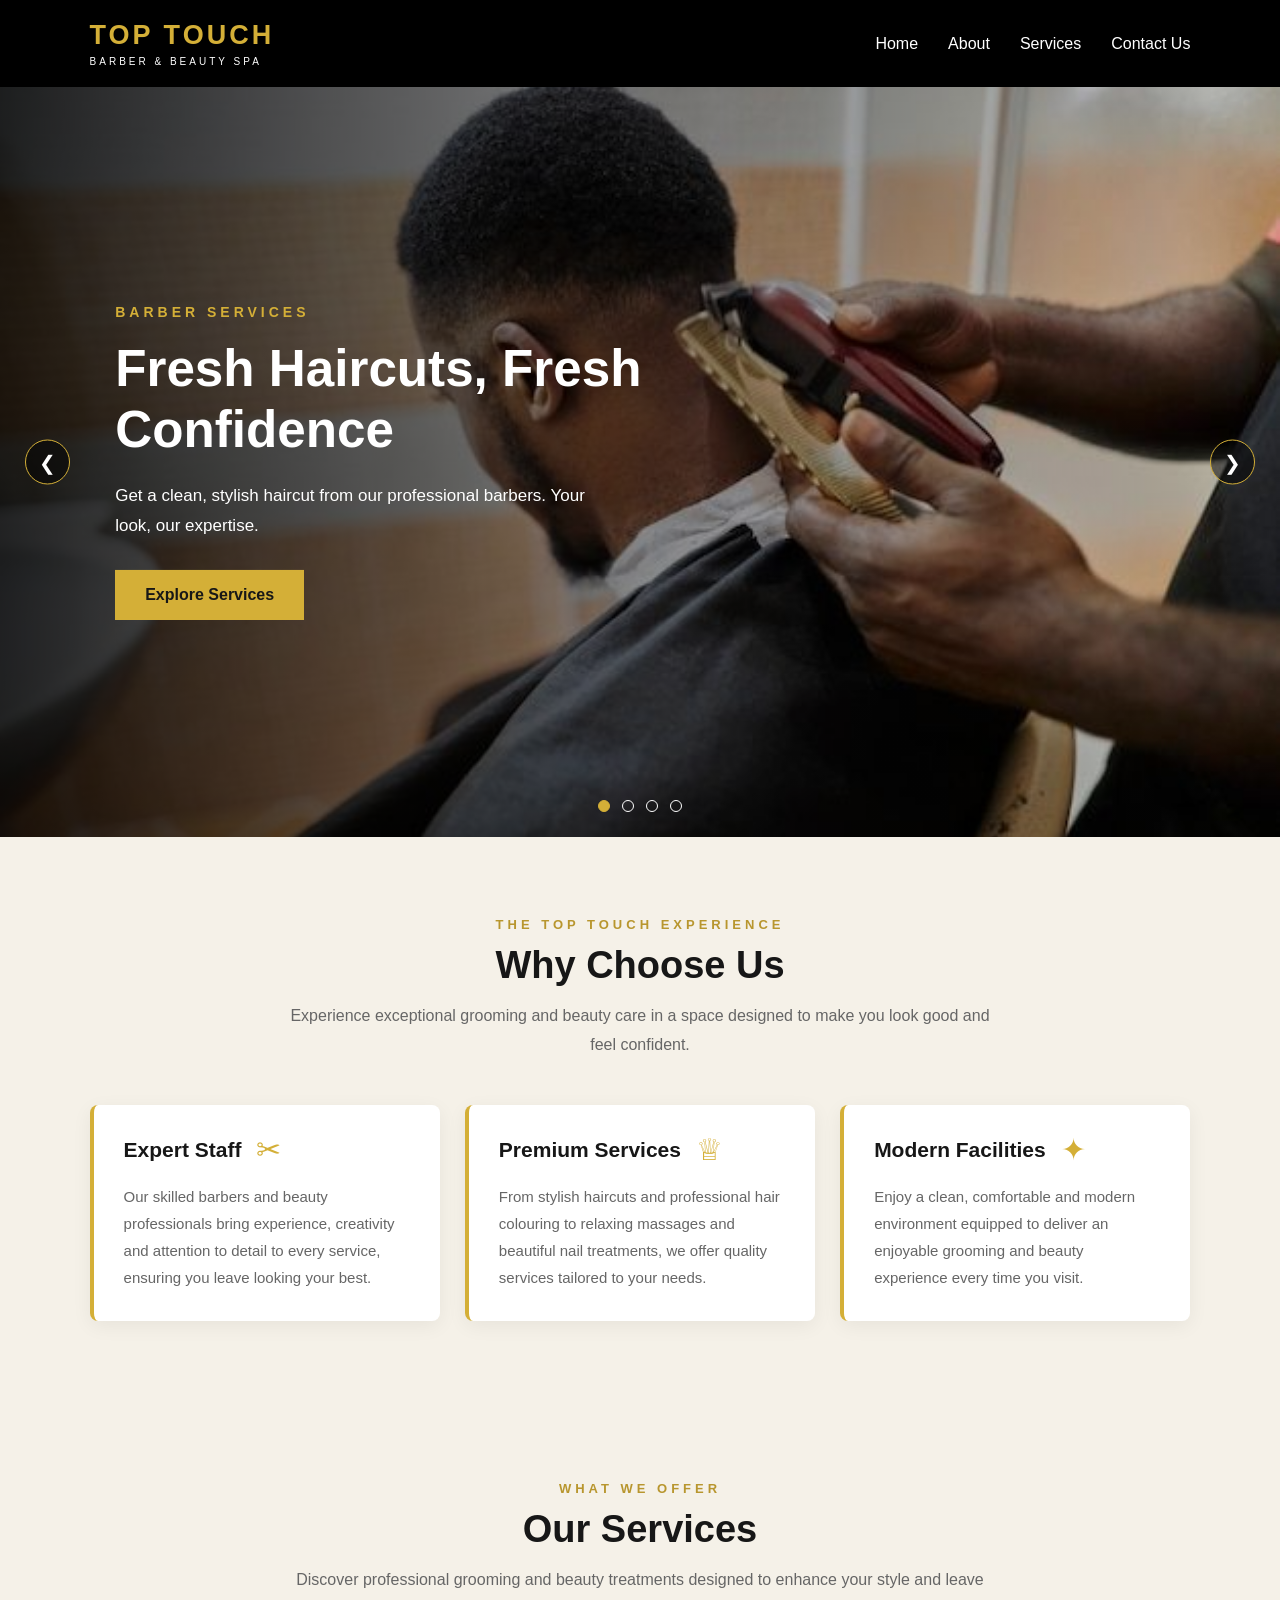
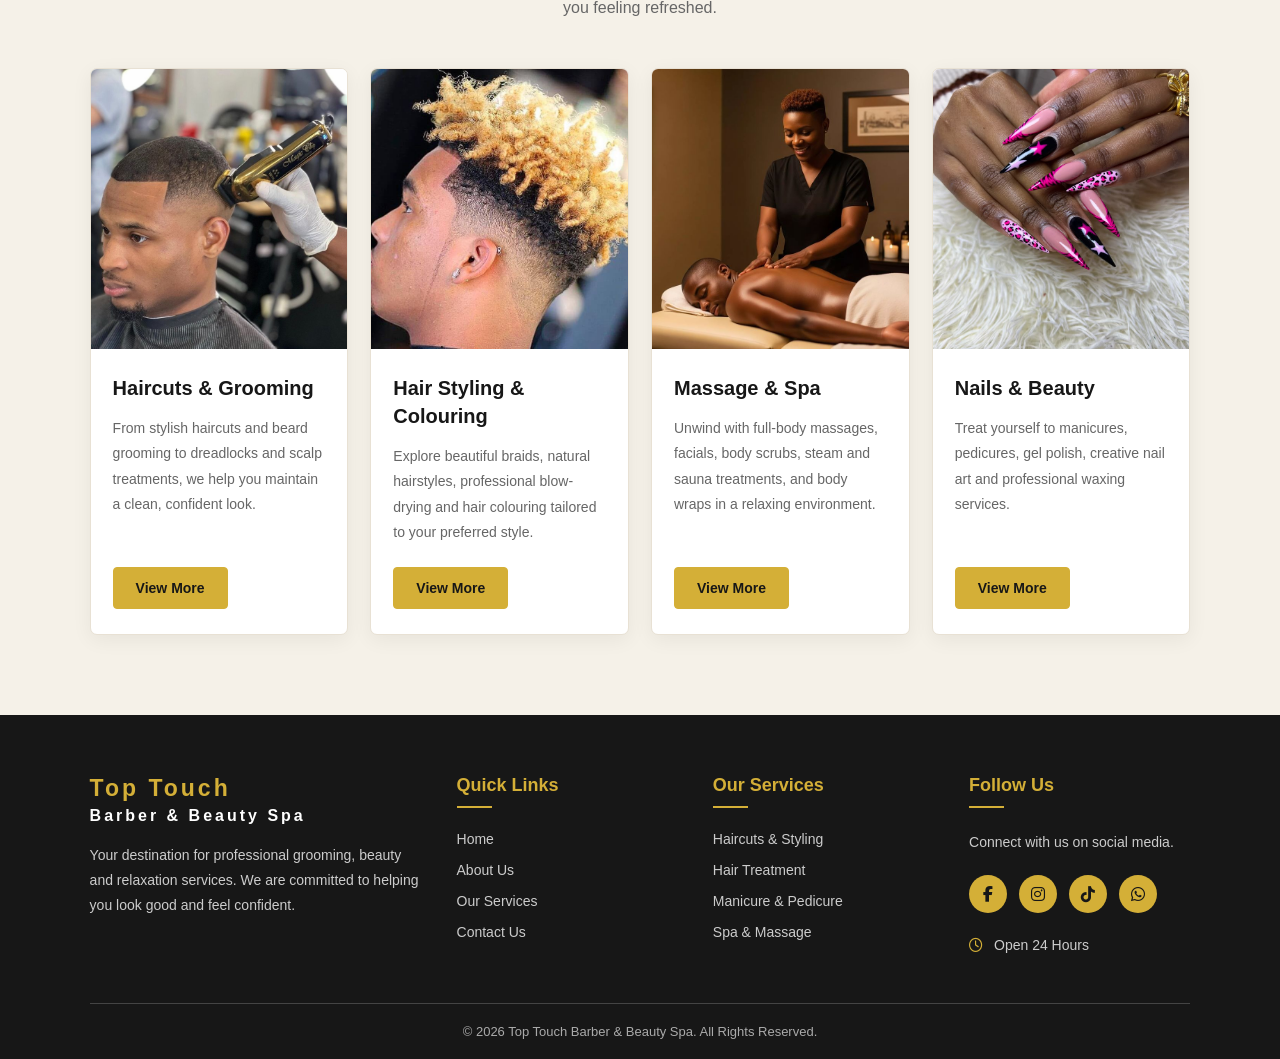
<file: index.html>
<!DOCTYPE html>
<html lang="en">
<head>
    <meta charset="UTF-8">
    <meta name="viewport" content="width=device-width, initial-scale=1.0">
    <link rel="stylesheet" href="style.css">
    <link rel="stylesheet" href="https://cdnjs.cloudflare.com/ajax/libs/font-awesome/6.7.2/css/all.min.css">
    <title>Top Touch Barber and Beauty Spa</title>
</head>
<body>
   <header class="navbar">

    <!-- Business Name -->
    <div class="logo">
        <h2>TOP TOUCH</h2>
        <p>BARBER & BEAUTY SPA</p>
    </div>

    <!-- Navigation Links -->
   <nav class="nav-links" id="nav-links">
        <a href="index.html">Home</a>
        <a href="about.html">About</a>
        <a href="services.html">Services</a>
        <a href="contact.html">Contact Us</a>
    </nav>
<div class="menu-toggle" id="menu-toggle">
     <span></span> 
     <span></span> 
     <span></span> 
    </div>
</header>
<section class="hero-slider">

    <div class="slide active">
        <img src="images/hair cuting.jpg" alt="" srcset="">

        <div class="slide-content">
            <p class="category">BARBER SERVICES</p>
            <h1>Fresh Haircuts, Fresh Confidence</h1>
            <p>Get a clean, stylish haircut from our professional barbers. Your look, our expertise.</p>
            <a href="#services" class="slide-btn">Explore Services</a>
        </div>
    </div>

    <div class="slide">
        <img src="images/hair coloring.jpg" alt="" srcset="">


        <div class="slide-content">
            <p class="category">HAIR STYLING</p>
            <h1>Express Yourself with Colour</h1>
            <p>Refresh your style with beautiful hair colours and professional styling.</p>
            <a href="#services" class="slide-btn">Explore Services</a>
        </div>
    </div>

    <div class="slide">
        <img src="images/massage 2.jpg" alt="" srcset="">

        <div class="slide-content">
            <p class="category">BEAUTY & SPA</p>
            <h1>Relax, Refresh and Recharge</h1>
            <p>Escape the daily stress with a relaxing massage in a peaceful environment.</p>
            <a href="#services" class="slide-btn">Explore Services</a>
        </div>
    </div>

    <div class="slide">
        <img src="images/Nails(1).jpg" alt="" srcset="">
        <div class="slide-content">
            <p class="category">NAIL CARE</p>
            <h1>Beautiful Nails, Beautiful You</h1>
            <p>Give your nails a stunning finish with our stylish gel polish treatments.</p>
            <a href="#services" class="slide-btn">Explore Services</a>
        </div>
    </div>

    <button class="slider-arrow prev" aria-label="Previous slide">&#10094;</button>
    <button class="slider-arrow next" aria-label="Next slide">&#10095;</button>

    <div class="slider-dots">
        <button class="dot active" aria-label="Show haircut slide"></button>
        <button class="dot" aria-label="Show hair coloring slide"></button>
        <button class="dot" aria-label="Show massage slide"></button>
        <button class="dot" aria-label="Show gel polish slide"></button>
    </div>

</section>
<section class="why-choose-us" id="about">

<div class="section-heading">
    <p class="section-subtitle">THE TOP TOUCH EXPERIENCE</p>
    <h2>Why Choose Us</h2>
    <p class="section-description">
        Experience exceptional grooming and beauty care in a space
        designed to make you look good and feel confident.
    </p>
</div>

<div class="choose-cards">

    <!-- Card 1: Expert Staff -->
    <div class="choose-card">

        <div class="card-heading">
            <h3>Expert Staff</h3>
            <span class="choose-icon">&#9986;</span>
        </div>

        <p>
            Our skilled barbers and beauty professionals bring
            experience, creativity and attention to detail to
            every service, ensuring you leave looking your best.
        </p>

    </div>

    <!-- Card 2: Premium Services -->
    <div class="choose-card">

        <div class="card-heading">
            <h3>Premium Services</h3>
            <span class="choose-icon">&#9813;</span>
        </div>

        <p>
            From stylish haircuts and professional hair colouring
            to relaxing massages and beautiful nail treatments,
            we offer quality services tailored to your needs.
        </p>

    </div>

    <!-- Card 3: Modern Facilities -->
    <div class="choose-card">

        <div class="card-heading">
            <h3>Modern Facilities</h3>
            <span class="choose-icon">&#10022;</span>
        </div>

        <p>
            Enjoy a clean, comfortable and modern environment
            equipped to deliver an enjoyable grooming and beauty
            experience every time you visit.
        </p>

    </div>

</div>

</section>
<section class="our-services" id="services">

<div class="services-heading">
    <p class="services-subtitle">WHAT WE OFFER</p>
    <h2>Our Services</h2>
    <p>
        Discover professional grooming and beauty treatments
        designed to enhance your style and leave you feeling refreshed.
    </p>
</div>

<div class="services-container">

    <!-- CARD 1: HAIRCUTS & GROOMING -->
    <div class="service-card">

        <img src="images/haircuts.jpg"
             alt="Professional haircuts and grooming">

        <div class="service-info">
            <h3>Haircuts &amp; Grooming</h3>

            <p>
                From stylish haircuts and beard grooming to
                dreadlocks and scalp treatments, we help you
                maintain a clean, confident look.
            </p>

            <a href="services.html#haircuts" class="view-more-btn">
                View More
            </a>
        </div>

    </div>

    <!-- CARD 2: HAIR STYLING & COLOURING -->
    <div class="service-card">

        <img src="images/hair coloring (2).jpg"
             alt="Hair styling and colouring">

        <div class="service-info">
            <h3>Hair Styling &amp; Colouring</h3>

            <p>
                Explore beautiful braids, natural hairstyles,
                professional blow-drying and hair colouring
                tailored to your preferred style.
            </p>

            <a href="services.html#hair-styling" class="view-more-btn">
                View More
            </a>
        </div>

    </div>

    <!-- CARD 3: MASSAGE & SPA -->
    <div class="service-card">

        <img src="images/massage.jpg"
             alt="Relaxing massage and spa treatments">

        <div class="service-info">
            <h3>Massage &amp; Spa</h3>

            <p>
                Unwind with full-body massages, facials, body
                scrubs, steam and sauna treatments, and body
                wraps in a relaxing environment.
            </p>

            <a href="services.html#spa" class="view-more-btn">
                View More
            </a>
        </div>

    </div>

    <!-- CARD 4: NAILS & BEAUTY -->
    <div class="service-card">

        <img src="images/nails 2.jpg"
             alt="Professional nail care and beauty treatments">

        <div class="service-info">
            <h3>Nails &amp; Beauty</h3>

            <p>
                Treat yourself to manicures, pedicures, gel
                polish, creative nail art and professional
                waxing services.
            </p>

            <a href="services.html#nails" class="view-more-btn">
                View More
            </a>
        </div>

    </div>

</div>

</section>
<!-- FOOTER SECTION -->

<footer class="site-footer">
    <div class="footer-container">

    <div class="footer-column footer-brand">
        <h2>Top Touch <span>Barber & Beauty Spa</span></h2>
        <p>
            Your destination for professional grooming, beauty
            and relaxation services. We are committed to helping
            you look good and feel confident.
        </p>
    </div>

    <div class="footer-column">
        <h3>Quick Links</h3>
        <ul class="footer-links">
            <li><a href="index.html">Home</a></li>
            <li><a href="about.html">About Us</a></li>
            <li><a href="services.html">Our Services</a></li>
            <li><a href="contact.html">Contact Us</a></li>
        </ul>
    </div>

    <div class="footer-column">
        <h3>Our Services</h3>
        <ul class="footer-links">
            <li><a href="services.html">Haircuts & Styling</a></li>
            <li><a href="services.html">Hair Treatment</a></li>
            <li><a href="services.html">Manicure & Pedicure</a></li>
            <li><a href="services.html">Spa & Massage</a></li>
        </ul>
    </div>

    <div class="footer-column">
        <h3>Follow Us</h3>
        <p>Connect with us on social media.</p>
        <div class="footer-socials">
            <a href="#" aria-label="Facebook"><i class="fa-brands fa-facebook-f"></i></a>
            <a href="#" aria-label="Instagram"><i class="fa-brands fa-instagram"></i></a>
            <a href="#" aria-label="TikTok"><i class="fa-brands fa-tiktok"></i></a>
            <a href="0790554052" aria-label="WhatsApp"><i class="fa-brands fa-whatsapp"></i></a>
        </div>
        <p class="footer-hours">
            <i class="fa-regular fa-clock"></i> Open 24 Hours
        </p>
    </div>

</div>

<div class="footer-bottom">
    <p>&copy; 2026 Top Touch Barber & Beauty Spa. All Rights Reserved.</p>
</div>


</footer>


</body> 
</html> 
<script>
const slides = document.querySelectorAll(".slide");
const dots = document.querySelectorAll(".dot");
const nextBtn = document.querySelector(".next");
const prevBtn = document.querySelector(".prev");

let currentSlide = 0;
let sliderTimer;

function showSlide(index) {
    currentSlide = (index + slides.length) % slides.length;

    slides.forEach((slide, i) => {
        slide.classList.toggle("active", i === currentSlide);
    });

    dots.forEach((dot, i) => {
        dot.classList.toggle("active", i === currentSlide);
    });
}

function nextSlide() {
    showSlide(currentSlide + 1);
}

function startSlider() {
    clearInterval(sliderTimer);
    sliderTimer = setInterval(nextSlide, 5000);
}

nextBtn.addEventListener("click", () => {
    nextSlide();
    startSlider();
});

prevBtn.addEventListener("click", () => {
    showSlide(currentSlide - 1);
    startSlider();
});

dots.forEach((dot, index) => {
    dot.addEventListener("click", () => {
        showSlide(index);
        startSlider();
    });
});

const slider = document.querySelector(".hero-slider");

slider.addEventListener("mouseenter", () => {
    clearInterval(sliderTimer);
});

slider.addEventListener("mouseleave", startSlider);

startSlider();
    const toggle = document.getElementById("menu-toggle");
    const nav = document.getElementById("nav-links");

    toggle.addEventListener("click", function () {
        nav.classList.toggle("active");
    });
</script>

</html>
</file>
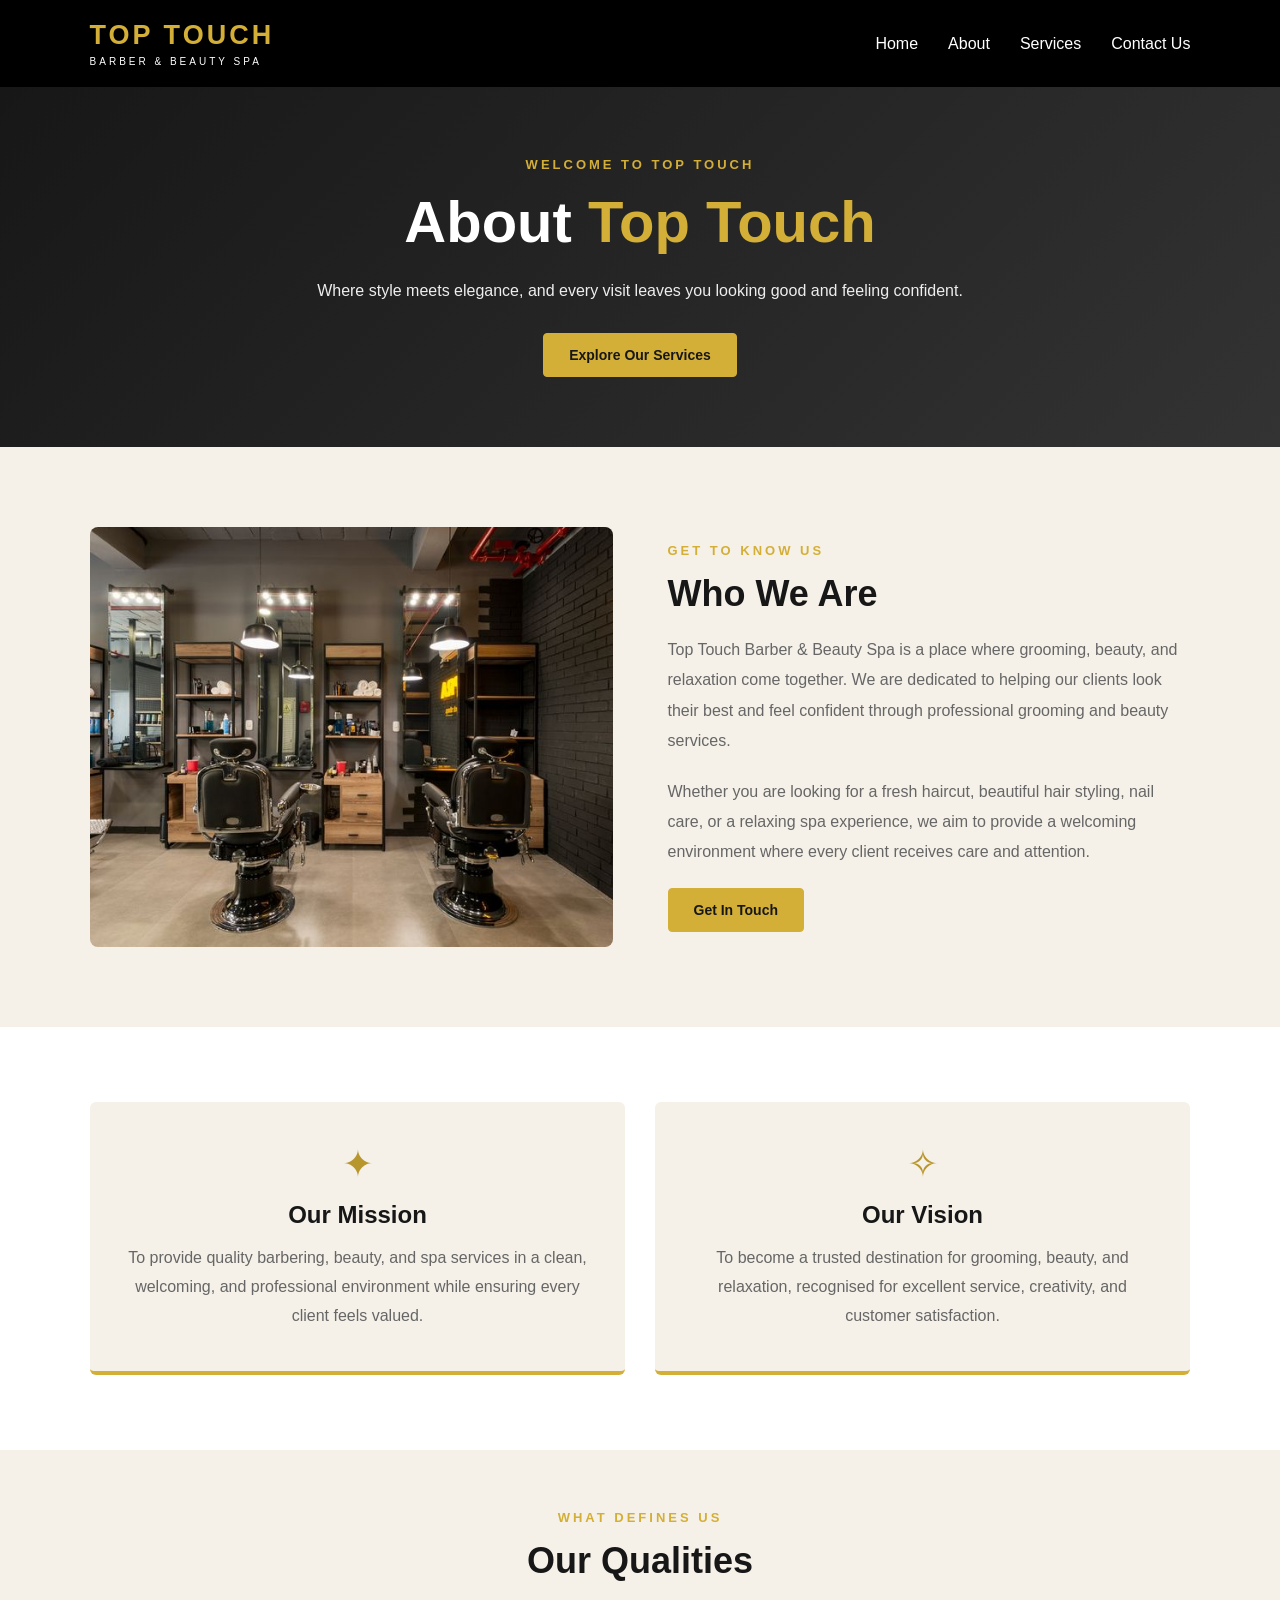
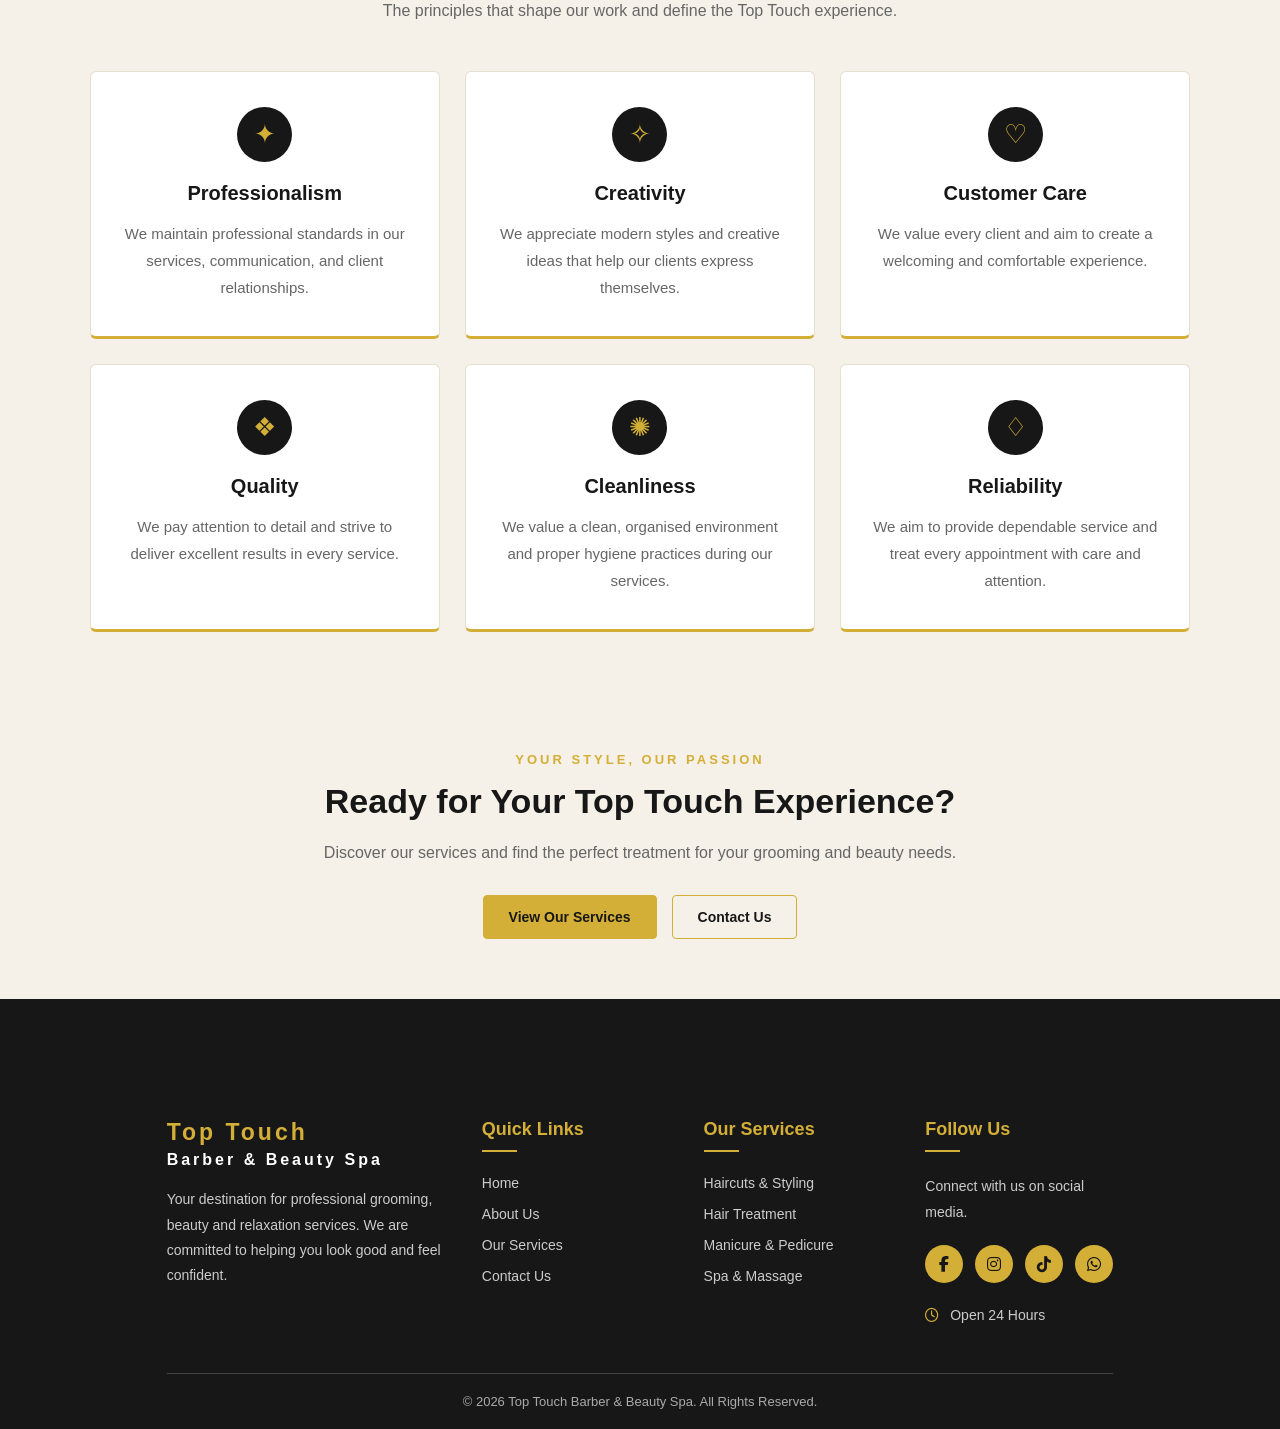
<file: about.html>
<!DOCTYPE html>
<html lang="en">
<head>
    <meta charset="UTF-8">
    <meta name="viewport" content="width=device-width, initial-scale=1.0">
    <link rel="stylesheet" href="style.css">
    <link rel="stylesheet" href="https://cdnjs.cloudflare.com/ajax/libs/font-awesome/6.7.2/css/all.min.css">
    <title>Top Touch Barber and Beauty Spa</title>
</head>
<body>
   <header class="navbar">

    <!-- Business Name -->
    <div class="logo">
        <h2>TOP TOUCH</h2>
        <p>BARBER & BEAUTY SPA</p>
    </div>

    <!-- Navigation Links -->
    <nav class="nav-links" id="nav-links">
        <a href="index.html">Home</a>
        <a href="about.html">About</a>
        <a href="services.html">Services</a>
        <a href="contact.html">Contact Us</a>
    </nav>

   <div class="menu-toggle" id="menu-toggle">
     <span></span> 
     <span></span> 
     <span></span> 
    </div>


</header>
<!-- ABOUT HERO SECTION -->
<section class="about-hero">
    <div class="about-hero-content">
        <p class="about-subtitle">WELCOME TO TOP TOUCH</p>
        <h1>About <span>Top Touch</span></h1>
        <p>
            Where style meets elegance, and every visit leaves you
            looking good and feeling confident.
        </p>
        <a href="services.html" class="about-btn">Explore Our Services</a>
    </div>
</section>


<!-- WHO WE ARE SECTION -->
<section class="who-we-are">
    <div class="about-container">

        <div class="about-image">
            <img src="images/about-hero.jpg" alt="Top Touch Barber and Beauty Spa">
        </div>

        <div class="about-text">
            <p class="section-label">GET TO KNOW US</p>
            <h2>Who We Are</h2>

            <p>
                Top Touch Barber & Beauty Spa is a place where grooming,
                beauty, and relaxation come together. We are dedicated
                to helping our clients look their best and feel confident
                through professional grooming and beauty services.
            </p>

            <p>
                Whether you are looking for a fresh haircut, beautiful
                hair styling, nail care, or a relaxing spa experience,
                we aim to provide a welcoming environment where every
                client receives care and attention.
            </p>

            <a href="contact.html" class="about-btn">Get In Touch</a>
        </div>

    </div>
</section>


<!-- MISSION AND VISION SECTION -->
<section class="mission-vision">
    <div class="mission-vision-container">

        <div class="mission-card">
            <div class="mission-icon">✦</div>
            <h2>Our Mission</h2>
            <p>
                To provide quality barbering, beauty, and spa services
                in a clean, welcoming, and professional environment
                while ensuring every client feels valued.
            </p>
        </div>

        <div class="mission-card">
            <div class="mission-icon">✧</div>
            <h2>Our Vision</h2>
            <p>
                To become a trusted destination for grooming, beauty,
                and relaxation, recognised for excellent service,
                creativity, and customer satisfaction.
            </p>
        </div>

    </div>
</section>
<!-- OUR QUALITIES SECTION -->
<section class="our-qualities">

    <div class="qualities-heading">
        <p class="section-label">WHAT DEFINES US</p>
        <h2>Our Qualities</h2>
        <p>
            The principles that shape our work and define the
            Top Touch experience.
        </p>
    </div>

    <div class="qualities-container">

        <!-- Quality 1 -->
        <div class="quality-card">
            <div class="quality-icon">✦</div>
            <h3>Professionalism</h3>
            <p>
                We maintain professional standards in our services,
                communication, and client relationships.
            </p>
        </div>

        <!-- Quality 2 -->
        <div class="quality-card">
            <div class="quality-icon">✧</div>
            <h3>Creativity</h3>
            <p>
                We appreciate modern styles and creative ideas
                that help our clients express themselves.
            </p>
        </div>

        <!-- Quality 3 -->
        <div class="quality-card">
            <div class="quality-icon">♡</div>
            <h3>Customer Care</h3>
            <p>
                We value every client and aim to create a welcoming
                and comfortable experience.
            </p>
        </div>

        <!-- Quality 4 -->
        <div class="quality-card">
            <div class="quality-icon">❖</div>
            <h3>Quality</h3>
            <p>
                We pay attention to detail and strive to deliver
                excellent results in every service.
            </p>
        </div>

        <!-- Quality 5 -->
        <div class="quality-card">
            <div class="quality-icon">✺</div>
            <h3>Cleanliness</h3>
            <p>
                We value a clean, organised environment and proper
                hygiene practices during our services.
            </p>
        </div>

        <!-- Quality 6 -->
        <div class="quality-card">
            <div class="quality-icon">♢</div>
            <h3>Reliability</h3>
            <p>
                We aim to provide dependable service and treat
                every appointment with care and attention.
            </p>
        </div>

    </div>

</section>

<!-- CALL TO ACTION SECTION -->
<section class="about-cta">
    <div class="about-cta-content">
        <p class="section-label">YOUR STYLE, OUR PASSION</p>
        <h2>Ready for Your Top Touch Experience?</h2>
        <p>
            Discover our services and find the perfect treatment
            for your grooming and beauty needs.
        </p>

        <div class="about-cta-buttons">
            <a href="services.html" class="about-btn">View Our Services</a>
            <a href="contact.html" class="about-btn about-btn-outline">
                Contact Us
            </a>
        </div>
    </div>
</section>
<footer class="site-footer">


<!-- FOOTER SECTION -->

<footer class="site-footer">
    <div class="footer-container">


    <div class="footer-column footer-brand">
        <h2>Top Touch <span>Barber & Beauty Spa</span></h2>
        <p>
            Your destination for professional grooming, beauty
            and relaxation services. We are committed to helping
            you look good and feel confident.
        </p>
    </div>

    <div class="footer-column">
        <h3>Quick Links</h3>
        <ul class="footer-links">
            <li><a href="index.html">Home</a></li>
            <li><a href="about.html">About Us</a></li>
            <li><a href="services.html">Our Services</a></li>
            <li><a href="contact.html">Contact Us</a></li>
        </ul>
    </div>

    <div class="footer-column">
        <h3>Our Services</h3>
        <ul class="footer-links">
            <li><a href="services.html">Haircuts & Styling</a></li>
            <li><a href="services.html">Hair Treatment</a></li>
            <li><a href="services.html">Manicure & Pedicure</a></li>
            <li><a href="services.html">Spa & Massage</a></li>
        </ul>
    </div>

    <div class="footer-column">
        <h3>Follow Us</h3>
        <p>Connect with us on social media.</p>
        <div class="footer-socials">
            <a href="#" aria-label="Facebook"><i class="fa-brands fa-facebook-f"></i></a>
            <a href="#" aria-label="Instagram"><i class="fa-brands fa-instagram"></i></a>
            <a href="#" aria-label="TikTok"><i class="fa-brands fa-tiktok"></i></a>
            <a href="#" aria-label="WhatsApp"><i class="fa-brands fa-whatsapp"></i></a>
        </div>
        <p class="footer-hours">
            <i class="fa-regular fa-clock"></i> Open 24 Hours
        </p>
    </div>

</div>

<div class="footer-bottom">
    <p>&copy; 2026 Top Touch Barber & Beauty Spa. All Rights Reserved.</p>
</div>


</footer>

</body>
    <script>
document.addEventListener("DOMContentLoaded", function () {

    const toggle = document.getElementById("menu-toggle");
    const nav = document.getElementById("nav-links");

    toggle.addEventListener("click", function () {
        nav.classList.toggle("active");
    });

});
</script>
</html>
</file>
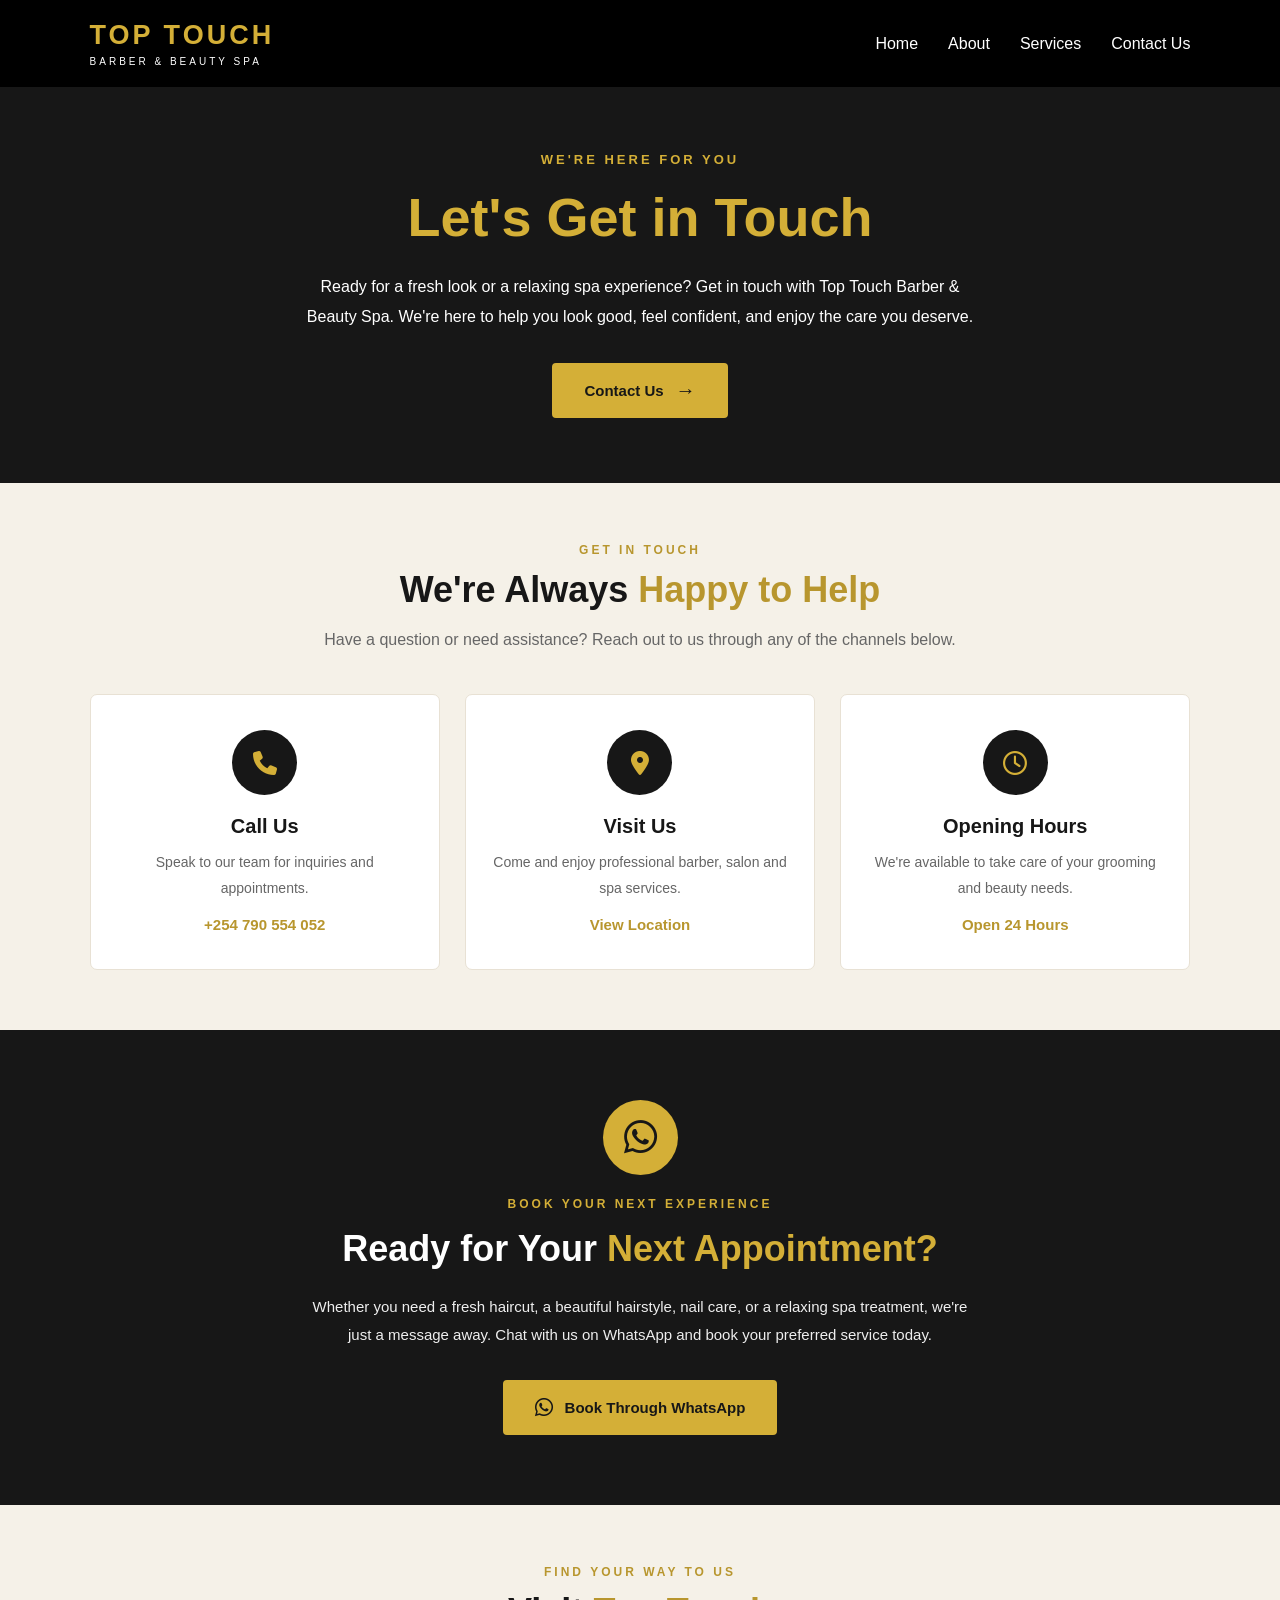
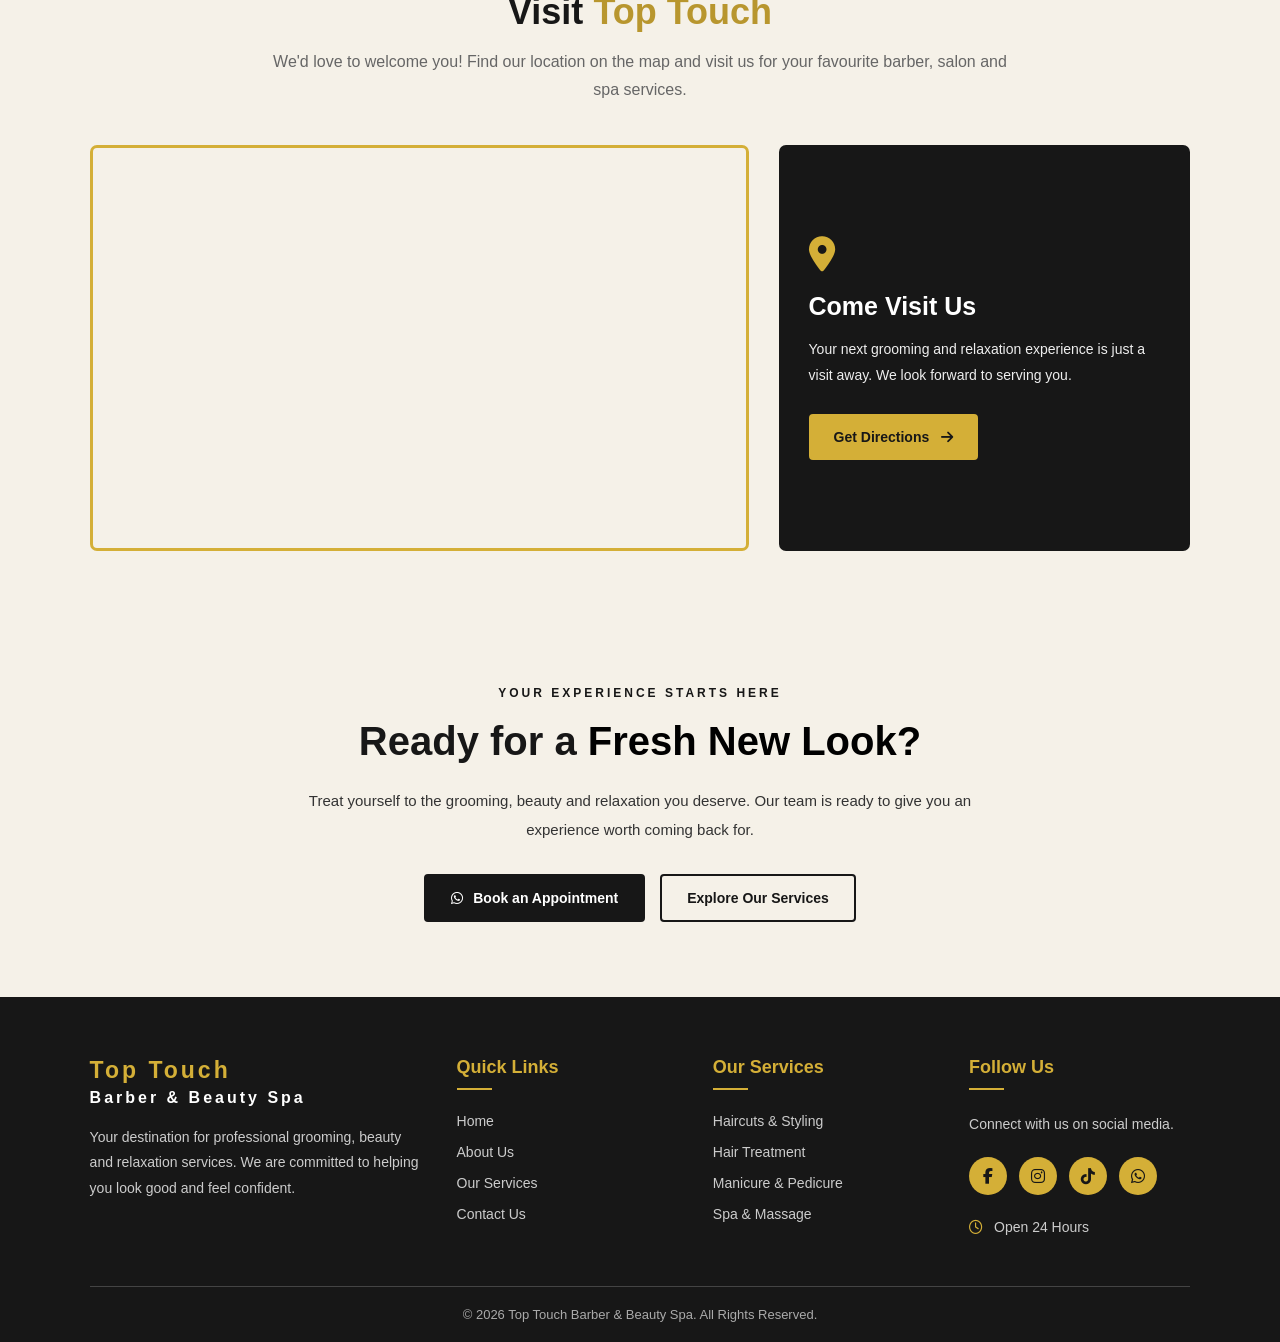
<file: contact.html>
<!DOCTYPE html>
<html lang="en">
<head>
    <meta charset="UTF-8">
    <meta name="viewport" content="width=device-width, initial-scale=1.0">
    <link rel="stylesheet" href="style.css">
    <link rel="stylesheet" href="https://cdnjs.cloudflare.com/ajax/libs/font-awesome/6.7.2/css/all.min.css">
    <title>Top Touch Barber and Beauty Spa</title>
</head>
<body>
    <header class="navbar">

    <!-- Business Name -->
    <div class="logo">
        <h2>TOP TOUCH</h2>
        <p>BARBER & BEAUTY SPA</p>
    </div>

    <!-- Navigation Links -->
   <nav class="nav-links" id="nav-links">
        <a href="index.html">Home</a>
        <a href="about.html">About</a>
        <a href="services.html">Services</a>
        <a href="contact.html">Contact Us</a>
    </nav>
<div class="menu-toggle" id="menu-toggle">
     <span></span> 
     <span></span> 
     <span></span> 
    </div>
</header>
<!-- CONTACT HERO SECTION -->
<section class="contact-hero">
    <div class="contact-hero-content">

        <p class="contact-hero-subtitle">WE'RE HERE FOR YOU</p>

        <h1>Let's Get <span>in Touch</span></h1>

        <p class="contact-hero-description">
            Ready for a fresh look or a relaxing spa experience?
            Get in touch with Top Touch Barber & Beauty Spa.
            We're here to help you look good, feel confident,
            and enjoy the care you deserve.
        </p>

        <a href="#contact-details" class="contact-hero-btn">
            Contact Us <span>&rarr;</span>
        </a>

    </div>
</section>

<!-- CONTACT INFORMATION SECTION -->
<section class="contact-info" id="contact-details">

    <div class="contact-info-heading">
        <p class="contact-info-subtitle">GET IN TOUCH</p>
        <h2>We're Always <span>Happy to Help</span></h2>
        <p>
            Have a question or need assistance? Reach out to us
            through any of the channels below.
        </p>
    </div>

    <div class="contact-info-container">

        <!-- PHONE CARD -->
        <div class="contact-info-card">
            <div class="contact-icon">
                <i class="fa-solid fa-phone"></i>
            </div>

            <h3>Call Us</h3>

            <p>Speak to our team for inquiries and appointments.</p>

            <a href="tel:+254 790 554 052">+254 790 554 052</a>
        </div>

        <!-- LOCATION CARD -->
        <div class="contact-info-card">
            <div class="contact-icon">
                <i class="fa-solid fa-location-dot"></i>
            </div>

            <h3>Visit Us</h3>

            <p>Come and enjoy professional barber, salon and spa services.</p>

            <a href="#google-map">View Location</a>
        </div>

        <!-- OPENING HOURS CARD -->
        <div class="contact-info-card">
            <div class="contact-icon">
                <i class="fa-regular fa-clock"></i>
            </div>

            <h3>Opening Hours</h3>

            <p>We're available to take care of your grooming and beauty needs.</p>

            <span>Open 24 Hours</span>
        </div>

    </div>

</section>
<!-- WHATSAPP BOOKING SECTION -->
<section class="whatsapp-booking">

    <div class="whatsapp-booking-content">

        <div class="whatsapp-icon">
            <i class="fa-brands fa-whatsapp"></i>
        </div>

        <p class="whatsapp-subtitle">BOOK YOUR NEXT EXPERIENCE</p>

        <h2>Ready for Your <span>Next Appointment?</span></h2>

        <p class="whatsapp-description">
            Whether you need a fresh haircut, a beautiful hairstyle,
            nail care, or a relaxing spa treatment, we're just a
            message away. Chat with us on WhatsApp and book your
            preferred service today.
        </p>

        <a href="https://wa.me/254790554052?text=Hello%20Top%20Touch%20Barber%20%26%20Beauty%20Spa%2C%20I%20would%20like%20to%20book%20an%20appointment."
           class="whatsapp-booking-btn"
           target="_blank"
           rel="noopener noreferrer">

            <i class="fa-brands fa-whatsapp"></i>
            Book Through WhatsApp

        </a>

    </div>

</section>

<!-- GOOGLE MAPS SECTION -->
<section class="location-section" id="google-map">

    <div class="location-heading">
        <p class="location-subtitle">FIND YOUR WAY TO US</p>

        <h2>Visit <span>Top Touch</span></h2>

        <p>
            We'd love to welcome you! Find our location on the map
            and visit us for your favourite barber, salon and spa services.
        </p>
    </div>

    <div class="location-container">

        <div class="location-map">
            <iframe
                src="https://www.google.com/maps?q=Kitui,Kenya&output=embed"
                width="100%"
                height="400"
                style="border:0;"
                allowfullscreen=""
                loading="lazy"
                referrerpolicy="no-referrer-when-downgrade">
            </iframe>
        </div>

        <div class="location-directions">
            <i class="fa-solid fa-location-dot"></i>

            <h3>Come Visit Us</h3>

            <p>
                Your next grooming and relaxation experience
                is just a visit away. We look forward to serving you.
            </p>

            <a href="https://www.google.com/maps/search/?api=1&query=Kitui%2C%20Kenya"
               target="_blank"
               rel="noopener noreferrer"
               class="directions-btn">
                Get Directions <i class="fa-solid fa-arrow-right"></i>
            </a>
        </div>

    </div>

</section>
<!-- FINAL CALL TO ACTION SECTION -->

<section class="contact-cta">
    <div class="contact-cta-content">
        <p class="contact-cta-subtitle">YOUR EXPERIENCE STARTS HERE</p>

    <h2>Ready for a <span>Fresh New Look?</span></h2>

    <p>
        Treat yourself to the grooming, beauty and relaxation
        you deserve. Our team is ready to give you an experience
        worth coming back for.
    </p>

    <div class="contact-cta-buttons">
        <a href="https://wa.me/254 790 554 052" target="_blank"
           rel="noopener noreferrer" class="cta-book-btn">
            <i class="fa-brands fa-whatsapp"></i> Book an Appointment
        </a>

        <a href="services.html" class="cta-services-btn">
            Explore Our Services
        </a>
    </div>
</div>


</section>
<!-- FOOTER SECTION -->

<footer class="site-footer">
    <div class="footer-container">


    <div class="footer-column footer-brand">
        <h2>Top Touch <span>Barber & Beauty Spa</span></h2>
        <p>
            Your destination for professional grooming, beauty
            and relaxation services. We are committed to helping
            you look good and feel confident.
        </p>
    </div>

    <div class="footer-column">
        <h3>Quick Links</h3>
        <ul class="footer-links">
            <li><a href="index.html">Home</a></li>
            <li><a href="about.html">About Us</a></li>
            <li><a href="services.html">Our Services</a></li>
            <li><a href="contact.html">Contact Us</a></li>
        </ul>
    </div>

    <div class="footer-column">
        <h3>Our Services</h3>
        <ul class="footer-links">
            <li><a href="services.html">Haircuts & Styling</a></li>
            <li><a href="services.html">Hair Treatment</a></li>
            <li><a href="services.html">Manicure & Pedicure</a></li>
            <li><a href="services.html">Spa & Massage</a></li>
        </ul>
    </div>

    <div class="footer-column">
        <h3>Follow Us</h3>
        <p>Connect with us on social media.</p>
        <div class="footer-socials">
            <a href="#" aria-label="Facebook"><i class="fa-brands fa-facebook-f"></i></a>
            <a href="#" aria-label="Instagram"><i class="fa-brands fa-instagram"></i></a>
            <a href="#" aria-label="TikTok"><i class="fa-brands fa-tiktok"></i></a>
            <a href="#" aria-label="WhatsApp"><i class="fa-brands fa-whatsapp"></i></a>
        </div>
        <p class="footer-hours">
            <i class="fa-regular fa-clock"></i> Open 24 Hours
        </p>
    </div>

</div>

<div class="footer-bottom">
    <p>&copy; 2026 Top Touch Barber & Beauty Spa. All Rights Reserved.</p>
</div>


</footer>
</body>
<script>
document.addEventListener("DOMContentLoaded", function () {

    const toggle = document.getElementById("menu-toggle");
    const nav = document.getElementById("nav-links");

    toggle.addEventListener("click", function () {
        nav.classList.toggle("active");
    });

});
</script>
</html>
</file>
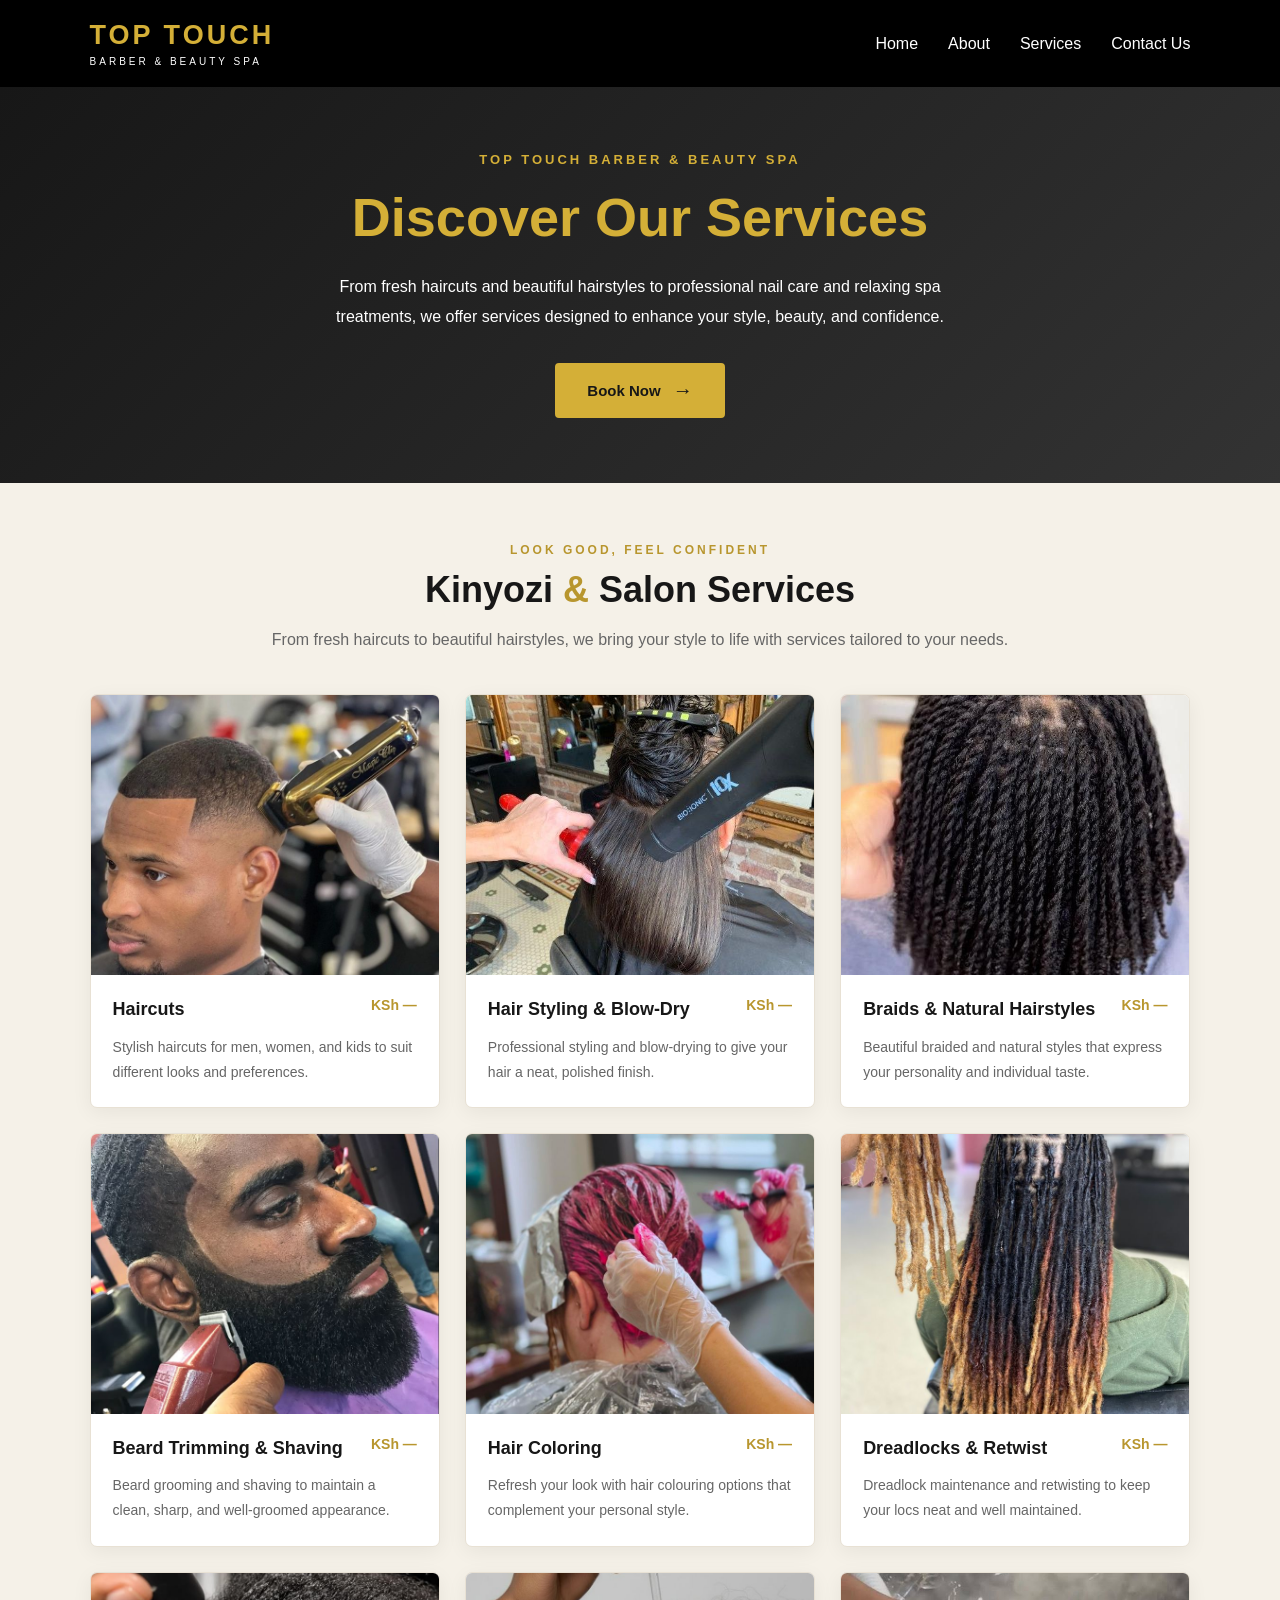
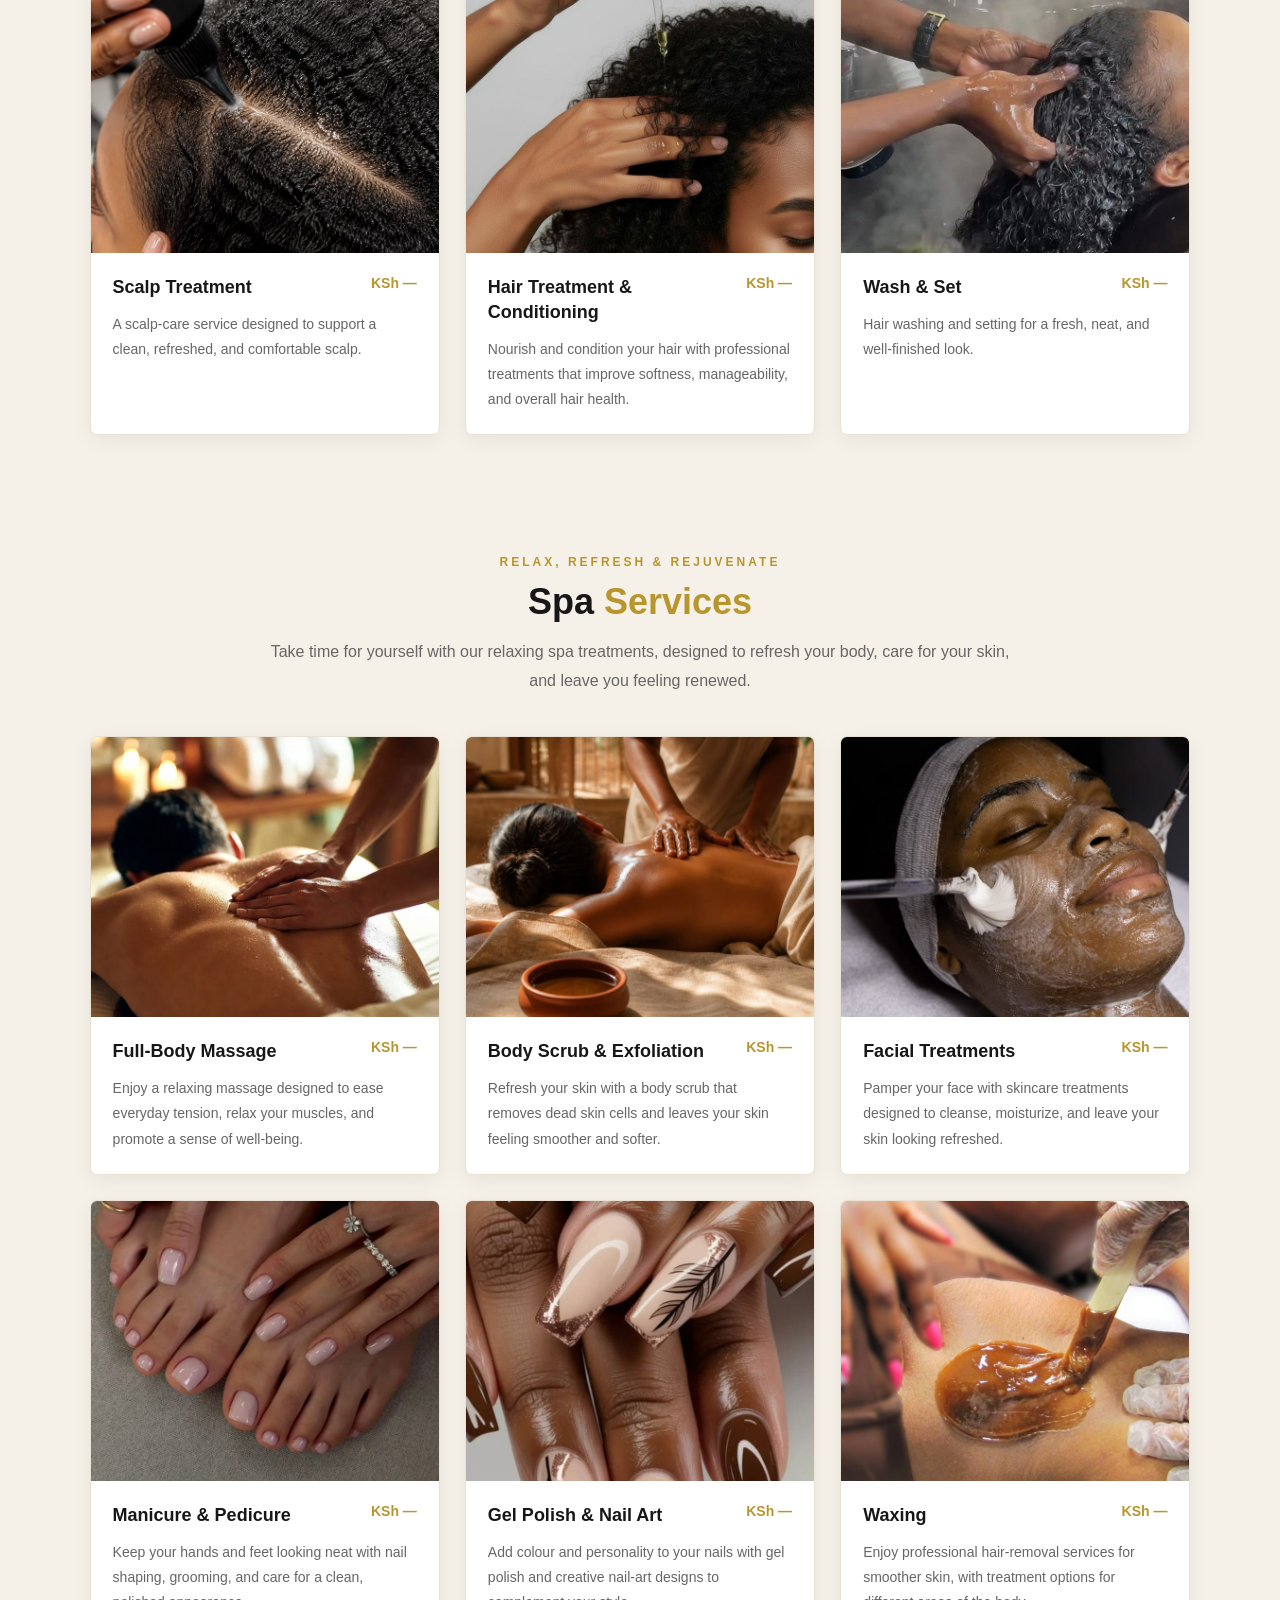
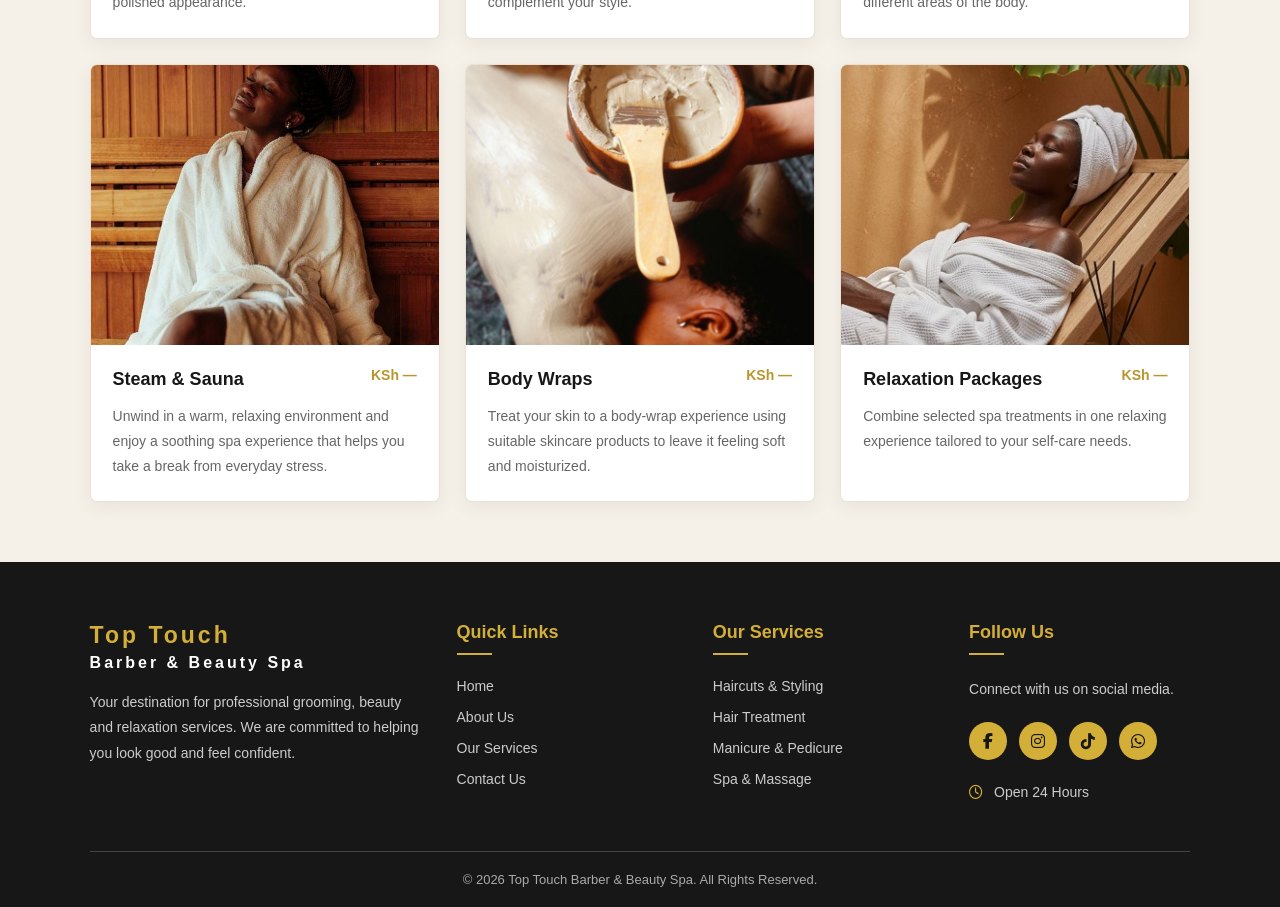
<file: services.html>
<!DOCTYPE html>
<html lang="en">
<head>
    <meta charset="UTF-8">
    <meta name="viewport" content="width=device-width, initial-scale=1.0">
    <link rel="stylesheet" href="style.css">
    <link rel="stylesheet" href="https://cdnjs.cloudflare.com/ajax/libs/font-awesome/6.7.2/css/all.min.css">
    <title>Top Touch Barber and Beauty Spa</title>
</head>
<body>
   <header class="navbar">

    <!-- Business Name -->
    <div class="logo">
        <h2>TOP TOUCH</h2>
        <p>BARBER & BEAUTY SPA</p>
    </div>

    <!-- Navigation Links -->
   <nav class="nav-links" id="nav-links">
        <a href="index.html">Home</a>
        <a href="about.html">About</a>
        <a href="services.html">Services</a>
        <a href="contact.html">Contact Us</a>
    </nav>

   <div class="menu-toggle" id="menu-toggle">
     <span></span> 
     <span></span> 
     <span></span> 
    </div>
</header>

<!-- SERVICES HERO SECTION -->
<section class="services-page-hero">

    <div class="services-page-hero-content">

        <p class="services-page-subtitle">
            TOP TOUCH BARBER & BEAUTY SPA
        </p>

        <h1>
            Discover Our <span>Services</span>
        </h1>

        <p class="services-page-description">
            From fresh haircuts and beautiful hairstyles to professional
            nail care and relaxing spa treatments, we offer services
            designed to enhance your style, beauty, and confidence.
        </p>

        <a href="contact.html" class="services-page-btn">
            Book Now <span>&rarr;</span>
        </a>

    </div>

</section>

<!-- SECTION 1: KINYOZI & SALON SERVICES -->
<section class="salon-services" id="salon-services">

    <div class="services-section-heading">
        <p class="services-section-subtitle">LOOK GOOD, FEEL CONFIDENT</p>
        <h2>Kinyozi <span>&</span> Salon Services</h2>
        <p>
            From fresh haircuts to beautiful hairstyles, we bring your
            style to life with services tailored to your needs.
        </p>
    </div>

    <div class="services-cards-container">

        <!-- Service 1 -->
        <div class="service-card">
            <img src="images/haircuts.jpg" alt="Professional haircut">

            <div class="service-card-content">
                <div class="service-card-title">
                    <h3>Haircuts</h3>
                    <span class="service-price">KSh —</span>
                </div>

                <p>
                    Stylish haircuts for men, women, and kids to suit
                    different looks and preferences.
                </p>
            </div>
        </div>

        <!-- Service 2 -->
        <div class="service-card">
            <img src="images/hair-styling.jpg" alt="Hair styling and blow-dry">

            <div class="service-card-content">
                <div class="service-card-title">
                    <h3>Hair Styling & Blow-Dry</h3>
                    <span class="service-price">KSh —</span>
                </div>

                <p>
                    Professional styling and blow-drying to give your
                    hair a neat, polished finish.
                </p>
            </div>
        </div>

        <!-- Service 3 -->
        <div class="service-card">
            <img src="images/braids.jpg" alt="Braids and natural hairstyles">

            <div class="service-card-content">
                <div class="service-card-title">
                    <h3>Braids & Natural Hairstyles</h3>
                    <span class="service-price">KSh —</span>
                </div>

                <p>
                    Beautiful braided and natural styles that express
                    your personality and individual taste.
                </p>
            </div>
        </div>

        <!-- Service 4 -->
        <div class="service-card">
            <img src="images/Beard.jpg" alt="Beard trimming and shaving">

            <div class="service-card-content">
                <div class="service-card-title">
                    <h3>Beard Trimming & Shaving</h3>
                    <span class="service-price">KSh —</span>
                </div>

                <p>
                    Beard grooming and shaving to maintain a clean,
                    sharp, and well-groomed appearance.
                </p>
            </div>
        </div>

        <!-- Service 5 -->
        <div class="service-card">
            <img src="images/coloring.jpg" alt="Hair colouring">

            <div class="service-card-content">
                <div class="service-card-title">
                    <h3>Hair Coloring</h3>
                    <span class="service-price">KSh —</span>
                </div>

                <p>
                    Refresh your look with hair colouring options
                    that complement your personal style.
                </p>
            </div>
        </div>

        <!-- Service 6 -->
        <div class="service-card">
            <img src="images/dreadlocks.jpg" alt="Dreadlocks and retwist">

            <div class="service-card-content">
                <div class="service-card-title">
                    <h3>Dreadlocks & Retwist</h3>
                    <span class="service-price">KSh —</span>
                </div>

                <p>
                    Dreadlock maintenance and retwisting to keep your
                    locs neat and well maintained.
                </p>
            </div>
        </div>

        <!-- Service 7 -->
        <div class="service-card">
            <img src="images/scalp-treatment.jpg" alt="Scalp treatment">

            <div class="service-card-content">
                <div class="service-card-title">
                    <h3>Scalp Treatment</h3>
                    <span class="service-price">KSh —</span>
                </div>

                <p>
                    A scalp-care service designed to support a clean,
                    refreshed, and comfortable scalp.
                </p>
            </div>
        </div>
        
        
     <!-- Hair Treatment & Conditioning -->
<div class="service-card">
    <img src="images/hair-treatment (2).jpg" alt="Hair Treatment & Conditioning">

    <div class="service-card-content">
        <div class="service-card-title">
            <h3>Hair Treatment & Conditioning</h3>
            <span class="service-price">KSh —</span>
        </div>

        <p>
            Nourish and condition your hair with professional treatments
            that improve softness, manageability, and overall hair health.
        </p>
    </div>
</div>
        <!-- Service 8 -->
        <div class="service-card">
             <img src="images/hair-wash (1).jpg" alt="Hair wash  & set">
            <div class="service-card-content">
                <div class="service-card-title">
                    <h3>Wash & Set</h3>
                    <span class="service-price">KSh —</span>
                </div>

                <p>
                    Hair washing and setting for a fresh, neat,
                    and well-finished look.
                </p>
            </div>
        </div>

    </div>

</section>
<!-- SECTION 2: SPA SERVICES -->
<section class="spa-services" id="spa-services">

    <!-- Spa Services Heading -->
    <div class="services-section-heading">
        <p class="services-section-subtitle">RELAX, REFRESH & REJUVENATE</p>

        <h2>Spa <span>Services</span></h2>

        <p>
            Take time for yourself with our relaxing spa treatments,
            designed to refresh your body, care for your skin, and
            leave you feeling renewed.
        </p>
    </div>

    <!-- Spa Services Cards -->
    <div class="services-cards-container">

        <!-- 1. Full-Body Massage -->
        <div class="service-card">
            <img src="images/full body-massage.jpg" alt="Full-Body Massage">

            <div class="service-card-content">
                <div class="service-card-title">
                    <h3>Full-Body Massage</h3>
                    <span class="service-price">KSh —</span>
                </div>

                <p>
                    Enjoy a relaxing massage designed to ease everyday
                    tension, relax your muscles, and promote a sense
                    of well-being.
                </p>
            </div>
        </div>

        <!-- 2. Body Scrub & Exfoliation -->
        <div class="service-card">
            <img src="images/body-scrub.jpg" alt="Body Scrub and Exfoliation">

            <div class="service-card-content">
                <div class="service-card-title">
                    <h3>Body Scrub & Exfoliation</h3>
                    <span class="service-price">KSh —</span>
                </div>

                <p>
                    Refresh your skin with a body scrub that removes
                    dead skin cells and leaves your skin feeling
                    smoother and softer.
                </p>
            </div>
        </div>

        <!-- 3. Facial Treatments -->
        <div class="service-card">
            <img src="images/facial-treatment.jpg" alt="Facial Treatments">

            <div class="service-card-content">
                <div class="service-card-title">
                    <h3>Facial Treatments</h3>
                    <span class="service-price">KSh —</span>
                </div>

                <p>
                    Pamper your face with skincare treatments designed
                    to cleanse, moisturize, and leave your skin looking
                    refreshed.
                </p>
            </div>
        </div>

        <!-- 4. Manicure & Pedicure -->
        <div class="service-card">
            <img src="images/manicure-pedicure.jpg" alt="Manicure and Pedicure">

            <div class="service-card-content">
                <div class="service-card-title">
                    <h3>Manicure & Pedicure</h3>
                    <span class="service-price">KSh —</span>
                </div>

                <p>
                    Keep your hands and feet looking neat with nail
                    shaping, grooming, and care for a clean,
                    polished appearance.
                </p>
            </div>
        </div>

        <!-- 5. Gel Polish & Nail Art -->
        <div class="service-card">
            <img src="images/gel-polish.jpg" alt="Gel Polish and Nail Art">

            <div class="service-card-content">
                <div class="service-card-title">
                    <h3>Gel Polish & Nail Art</h3>
                    <span class="service-price">KSh —</span>
                </div>

                <p>
                    Add colour and personality to your nails with
                    gel polish and creative nail-art designs
                    to complement your style.
                </p>
            </div>
        </div>

        <!-- 6. Waxing -->
        <div class="service-card">
            <img src="images/waxing.jpg" alt="Waxing Services">

            <div class="service-card-content">
                <div class="service-card-title">
                    <h3>Waxing</h3>
                    <span class="service-price">KSh —</span>
                </div>

                <p>
                    Enjoy professional hair-removal services for
                    smoother skin, with treatment options for
                    different areas of the body.
                </p>
            </div>
        </div>

        <!-- 7. Steam & Sauna -->
        <div class="service-card">
            <img src="images/steam-sauna.jpg" alt="Steam and Sauna">

            <div class="service-card-content">
                <div class="service-card-title">
                    <h3>Steam & Sauna</h3>
                    <span class="service-price">KSh —</span>
                </div>

                <p>
                    Unwind in a warm, relaxing environment and
                    enjoy a soothing spa experience that helps
                    you take a break from everyday stress.
                </p>
            </div>
        </div>

        <!-- 8. Body Wraps -->
        <div class="service-card">
            <img src="images/body-wrap.jpg" alt="Body Wrap Treatment">

            <div class="service-card-content">
                <div class="service-card-title">
                    <h3>Body Wraps</h3>
                    <span class="service-price">KSh —</span>
                </div>

                <p>
                    Treat your skin to a body-wrap experience using
                    suitable skincare products to leave it feeling
                    soft and moisturized.
                </p>
            </div>
        </div>

        <!-- 9. Relaxation Packages -->
        <div class="service-card">
            <img src="images/relaxation-package.jpg" alt="Spa Relaxation Package">

            <div class="service-card-content">
                <div class="service-card-title">
                    <h3>Relaxation Packages</h3>
                    <span class="service-price">KSh —</span>
                </div>

                <p>
                    Combine selected spa treatments in one relaxing
                    experience tailored to your self-care needs.
                </p>
            </div>
        </div>

    </div>

</section>
<!-- FOOTER SECTION -->

<footer class="site-footer">
    <div class="footer-container">


    <div class="footer-column footer-brand">
        <h2>Top Touch <span>Barber & Beauty Spa</span></h2>
        <p>
            Your destination for professional grooming, beauty
            and relaxation services. We are committed to helping
            you look good and feel confident.
        </p>
    </div>

    <div class="footer-column">
        <h3>Quick Links</h3>
        <ul class="footer-links">
            <li><a href="index.html">Home</a></li>
            <li><a href="about.html">About Us</a></li>
            <li><a href="services.html">Our Services</a></li>
            <li><a href="contact.html">Contact Us</a></li>
        </ul>
    </div>

    <div class="footer-column">
        <h3>Our Services</h3>
        <ul class="footer-links">
            <li><a href="services.html">Haircuts & Styling</a></li>
            <li><a href="services.html">Hair Treatment</a></li>
            <li><a href="services.html">Manicure & Pedicure</a></li>
            <li><a href="services.html">Spa & Massage</a></li>
        </ul>
    </div>

    <div class="footer-column">
        <h3>Follow Us</h3>
        <p>Connect with us on social media.</p>
        <div class="footer-socials">
            <a href="#" aria-label="Facebook"><i class="fa-brands fa-facebook-f"></i></a>
            <a href="#" aria-label="Instagram"><i class="fa-brands fa-instagram"></i></a>
            <a href="#" aria-label="TikTok"><i class="fa-brands fa-tiktok"></i></a>
            <a href="#" aria-label="WhatsApp"><i class="fa-brands fa-whatsapp"></i></a>
        </div>
        <p class="footer-hours">
            <i class="fa-regular fa-clock"></i> Open 24 Hours
        </p>
    </div>

</div>

<div class="footer-bottom">
    <p>&copy; 2026 Top Touch Barber & Beauty Spa. All Rights Reserved.</p>
</div>
</footer>
    </body>
  <script>
document.addEventListener("DOMContentLoaded", function () {

    const toggle = document.getElementById("menu-toggle");
    const nav = document.getElementById("nav-links");

    toggle.addEventListener("click", function () {
        nav.classList.toggle("active");
    });

});
</script>
    </html>
</file>
<file: style.css>
* {
    margin: 0;
    padding: 0;
    box-sizing: border-box;
}

body {
    font-family: Arial, sans-serif;
    background-color: #f5f1e8;
}

.navbar {
    width: 100%;
   background-color: black;
    padding: 20px 7%;
    display: flex;
    justify-content: space-between;
    align-items: center;
}

.logo h2 {
    color: #d4af37;
    font-size: 27px;
    letter-spacing: 3px;
}

.logo p {
    color: white;
    font-size: 10px;
    letter-spacing: 3px;
    margin-top: 5px;
}

.navbar {
    width: 100%;
    background-color: black;
    padding: 20px 7%;
    display: flex;
    justify-content: space-between;
    align-items: center;
}

.nav-links {
    display: flex;
    align-items: center;
    gap: 30px;
}

.nav-links a {
    text-decoration: none;
    color: white;
}

/* Hamburger Toggle */


.menu-toggle {
    display: none;
    flex-direction: column;
    gap: 6px;
    cursor: pointer;
}

.menu-toggle span {
    width: 28px;
    height: 3px;
    background-color: white;
    border-radius: 3px;
}

/* Mobile View */
@media (max-width: 768px) {

    .navbar {
        position: relative;
    }

    .menu-toggle {
        display: flex;
    }

    .nav-links {
        display: none;
        position: absolute;
        top: 100%;
        left: 0;
        width: 100%;
        background-color: black;
        flex-direction: column;
        align-items: center;
        padding: 25px 0;
        gap: 20px;
        z-index: 1000;
    }

    .nav-links.active {
        display: flex;
    }
}

.hero-slider {
    width: 100%;
    height: 750px;
    position: relative;
    overflow: hidden;
    background-color: #171717;
}

.slide {
    position: absolute;
    inset: 0;
    opacity: 0;
    visibility: hidden;
    transition: opacity 0.8s ease, visibility 0.8s ease;
}

.slide.active {
    opacity: 1;
    visibility: visible;
    z-index: 1;
}

.slide img {
    width: 100%;
    height: 100%;
    object-fit: cover;
    position: absolute;
    inset: 0;
    animation: imageZoom 6s ease-in-out infinite alternate;
}

.slide::after {
    content: "";
    position: absolute;
    inset: 0;
    background: linear-gradient(
        90deg,
        rgba(0, 0, 0, 0.85),
        rgba(0, 0, 0, 0.45),
        rgba(0, 0, 0, 0.1)
    );
}

.slide-content {
    position: absolute;
    top: 50%;
    left: 9%;
    transform: translateY(-50%);
    max-width: 600px;
    color: white;
    z-index: 2;
}

.category {
    color: #d4af37;
    font-size: 14px;
    font-weight: bold;
    letter-spacing: 4px;
    margin-bottom: 18px;
}

.slide-content h1 {
    font-size: clamp(32px, 4vw, 55px);
    line-height: 1.2;
    margin-bottom: 20px;
}

.slide-content > p:not(.category) {
    font-size: 17px;
    line-height: 1.8;
    margin-bottom: 28px;
    max-width: 500px;
}

.slide-btn {
    display: inline-block;
    background-color: #d4af37;
    color: #171717;
    padding: 14px 28px;
    text-decoration: none;
    font-weight: bold;
    border: 2px solid #d4af37;
    transition: 0.3s ease;
}

.slide-btn:hover {
    background-color: transparent;
    color: #ffffff;
}

.slider-arrow {
    position: absolute;
    top: 50%;
    transform: translateY(-50%);
    z-index: 3;
    width: 45px;
    height: 45px;
    border: 1px solid #d4af37;
    border-radius: 50%;
    background-color: rgba(0, 0, 0, 0.5);
    color: white;
    font-size: 20px;
    cursor: pointer;
}

.slider-arrow:hover {
    background-color: #d4af37;
    color: #171717;
}

.prev {
    left: 25px;
}

.next {
    right: 25px;
}

.slider-dots {
    position: absolute;
    bottom: 25px;
    left: 50%;
    transform: translateX(-50%);
    display: flex;
    gap: 12px;
    z-index: 3;
}

.dot {
    width: 12px;
    height: 12px;
    border-radius: 50%;
    border: 1px solid white;
    background-color: transparent;
    cursor: pointer;
}

.dot.active {
    background-color: #d4af37;
    border-color: #d4af37;
}

@keyframes imageZoom {
    from {
        transform: scale(1);
    }

    to {
        transform: scale(1.08);
    }
}

@media (max-width: 768px) {
    .hero-slider {
        height: 460px;
    }

    .slide-content {
        left: 7%;
        right: 7%;
    }

    .slide-content h1 {
        font-size: 34px;
    }

    .slide-content > p:not(.category) {
        font-size: 15px;
    }

    .slider-arrow {
        width: 38px;
        height: 38px;
        font-size: 16px;
    }

    .prev {
        left: 10px;
    }

    .next {
        right: 10px;
    }
}

@media (prefers-reduced-motion: reduce) {
    .slide,
    .slide img,
    .slide-btn {
        animation: none;
        transition: none;
    }
}
/* WHY CHOOSE US SECTION */
.why-choose-us {
width: 100%;
padding: 80px 7%;
background-color: #f5f1e8;
}

/* SECTION HEADING */
.section-heading {
text-align: center;
max-width: 700px;
margin: 0 auto 45px;
}

.section-subtitle {
color: #b8962e;
font-size: 13px;
font-weight: bold;
letter-spacing: 4px;
margin-bottom: 12px;
}

.section-heading h2 {
color: #171717;
font-size: 38px;
font-weight: bold;
margin-bottom: 15px;
}

.section-description {
color: #666666;
font-size: 16px;
line-height: 1.8;
}

/* THREE CARDS IN ONE ROW */
.choose-cards {
display: grid;
grid-template-columns: repeat(3, minmax(0, 1fr));
gap: 25px;
align-items: stretch;
max-width: 1400px;
margin: 0 auto;
}

/* INDIVIDUAL CARD */
.choose-card {
background-color: #ffffff;
padding: 30px;
border-left: 4px solid #d4af37;
border-radius: 8px;
box-shadow: 0 5px 20px rgba(0, 0, 0, 0.06);
transition: transform 0.3s ease, box-shadow 0.3s ease;
}

/* CARD HOVER EFFECT */
.choose-card:hover {
transform: translateY(-6px);
box-shadow: 0 12px 28px rgba(0, 0, 0, 0.12);
}

/* HEADING AND ICON */
.card-heading {
display: flex;
align-items: center;
gap: 15px;
margin-bottom: 18px;
}

.card-heading h3 {
color: #171717;
font-size: 21px;
font-weight: bold;
line-height: 1.4;
}

.choose-icon {
color: #d4af37;
font-size: 30px;
line-height: 1;
flex-shrink: 0;
}

/* CARD DESCRIPTION */
.choose-card p {
color: #666666;
font-size: 15px;
line-height: 1.8;
margin: 0;
}

/* TABLETS */
@media (max-width: 992px) {
.why-choose-us {
padding: 65px 5%;
}

```
.choose-cards {
    gap: 18px;
}

.choose-card {
    padding: 22px;
}

.card-heading {
    gap: 10px;
}

.card-heading h3 {
    font-size: 18px;
}

.choose-icon {
    font-size: 26px;
}
```

}

/* MOBILE PHONES */
@media (max-width: 768px) {
.why-choose-us {
padding: 50px 6%;
}

```
.section-heading {
    margin-bottom: 30px;
}

.section-heading h2 {
    font-size: 30px;
}

.section-description {
    font-size: 15px;
}

.choose-cards {
    grid-template-columns: 1fr;
    gap: 20px;
}

.choose-card {
    padding: 25px;
}

.card-heading h3 {
    font-size: 20px;
}
```

}
/* ==============================
OUR SERVICES SECTION
================================= */

.our-services {
width: 100%;
padding: 80px 7%;
background-color: #f5f1e8;
}

/* SECTION HEADING */

.services-heading {
text-align: center;
max-width: 700px;
margin: 0 auto 45px;
}

.services-subtitle {
color: #b8962e;
font-size: 13px;
font-weight: bold;
letter-spacing: 4px;
margin-bottom: 12px;
}

.services-heading h2 {
color: #171717;
font-size: 38px;
font-weight: bold;
margin-bottom: 15px;
}

.services-heading > p:last-child {
color: #666666;
font-size: 16px;
line-height: 1.8;
}

/* SERVICES GRID */

.services-container {
display: grid;
grid-template-columns: repeat(4, minmax(0, 1fr));
gap: 22px;
max-width: 1400px;
margin: 0 auto;
align-items: stretch;
}

/* INDIVIDUAL SERVICE CARD */

.service-card {
display: flex;
flex-direction: column;
background-color: #ffffff;
border-radius: 8px;
overflow: hidden;
box-shadow: 0 5px 20px rgba(0, 0, 0, 0.06);
transition: transform 0.3s ease, box-shadow 0.3s ease;
}

.service-card:hover {
transform: translateY(-6px);
box-shadow: 0 12px 28px rgba(0, 0, 0, 0.12);
}

/* SERVICE IMAGES */

.service-card > img {
width: 100%;
height: 260px;
object-fit: cover;
display: block;
transition: transform 0.4s ease;
}

.service-card:hover > img {
transform: scale(1.04);
}

/* CARD CONTENT */

.service-info {
display: flex;
flex-direction: column;
align-items: flex-start;
flex: 1;
padding: 25px 22px;
}

.service-info h3 {
color: #171717;
font-size: 20px;
line-height: 1.4;
margin-bottom: 14px;
}

.service-info p {
color: #666666;
font-size: 14px;
line-height: 1.8;
margin-bottom: 22px;
}

/* VIEW MORE BUTTON */

.view-more-btn {
display: inline-block;
margin-top: auto;
background-color: #d4af37;
color: #171717;
padding: 12px 22px;
border: 1px solid #d4af37;
border-radius: 4px;
text-decoration: none;
font-size: 14px;
font-weight: bold;
transition: background-color 0.3s ease,
color 0.3s ease,
border-color 0.3s ease;
}

.view-more-btn:hover {
background-color: #171717;
color: #d4af37;
border-color: #171717;
}

/* TABLETS AND SMALL LAPTOPS */

@media (max-width: 1100px) {
.our-services {
padding: 65px 5%;
}


.services-container {
    grid-template-columns: repeat(2, minmax(0, 1fr));
    gap: 25px;
}

.service-card > img {
    height: 240px;
}


}

/* MOBILE PHONES */

@media (max-width: 600px) {
.our-services {
padding: 50px 6%;
}

.services-heading {
    margin-bottom: 30px;
}

.services-heading h2 {
    font-size: 30px;
}

.services-heading > p:last-child {
    font-size: 15px;
}

.services-container {
    grid-template-columns: 1fr;
    gap: 22px;
}

.service-card > img {
    height: 230px;
}

.service-info {
    padding: 24px;
}

.service-info h3 {
    font-size: 21px;
}
```

}
/* ==============================
FOOTER
================================= */

.site-footer {
width: 100%;
background-color: #171717;
color: #ffffff;
padding: 60px 7% 0;
}

/* FOOTER COLUMNS */

.footer-container {
display: grid;
grid-template-columns: 1.4fr 1fr 1.3fr 1.3fr;
gap: 40px;
max-width: 1400px;
margin: 0 auto;
padding-bottom: 45px;
}

.footer-column h3 {
color: #d4af37;
font-size: 19px;
margin-bottom: 25px;
position: relative;
}

.footer-column h3::after {
content: "";
display: block;
width: 35px;
height: 2px;
background-color: #d4af37;
margin-top: 10px;
}

/* BRAND */

.footer-brand h2 {
color: #ffffff;
font-size: 28px;
letter-spacing: 3px;
margin-bottom: 5px;
}

.footer-brand h2 span {
color: #d4af37;
}

.footer-brand h4 {
color: #d4af37;
font-size: 11px;
letter-spacing: 3px;
margin-bottom: 20px;
}

.footer-brand > p {
color: #cccccc;
font-size: 14px;
line-height: 1.9;
margin-bottom: 25px;
}

/* QUICK LINKS */

.footer-links {
list-style: none;
padding: 0;
margin: 0;
}

.footer-links li {
margin-bottom: 14px;
}

.footer-links a {
color: #cccccc;
text-decoration: none;
font-size: 14px;
transition: color 0.3s ease, padding-left 0.3s ease;
}

.footer-links a:hover {
color: #d4af37;
padding-left: 5px;
}

/* CONTACT INFORMATION */

.footer-contact > p {
display: flex;
align-items: flex-start;
gap: 10px;
color: #cccccc;
font-size: 14px;
line-height: 1.8;
margin-bottom: 15px;
overflow-wrap: anywhere;
}

.footer-contact a {
color: #cccccc;
text-decoration: none;
transition: color 0.3s ease;
}

.footer-contact a:hover {
color: #d4af37;
}

.contact-icon {
color: #d4af37;
font-size: 19px;
min-width: 18px;
}

/* OPENING HOURS */

.opening-hours {
margin-top: 25px;
}

.opening-hours h4 {
color: #d4af37;
font-size: 15px;
margin-bottom: 12px;
}

.opening-hours p {
display: flex;
align-items: center;
gap: 9px;
color: #cccccc;
font-size: 13px;
line-height: 1.7;
}

.open-dot {
display: inline-block;
width: 9px;
height: 9px;
min-width: 9px;
border-radius: 50%;
background-color: #d4af37;
}

/* SOCIAL MEDIA ICONS */

/* FOOTER SECTION */
.site-footer {
background: #171717;
color: #ffffff;
padding: 60px 7% 0;
}

.footer-container {
max-width: 1200px;
margin: 0 auto;
display: grid;
grid-template-columns: 1.5fr 1fr 1fr 1fr;
gap: 35px;
padding-bottom: 45px;
}

.footer-column h3 {
color: #d4af37;
font-size: 18px;
margin-bottom: 22px;
}

.footer-brand h2 {
color: #d4af37;
font-size: 23px;
margin-bottom: 18px;
}

.footer-brand h2 span {
display: block;
color: #ffffff;
font-size: 16px;
margin-top: 5px;
}

.footer-column p {
color: #cccccc;
font-size: 14px;
line-height: 1.8;
}

.footer-links {
list-style: none;
padding: 0;
margin: 0;
}

.footer-links li {
margin-bottom: 13px;
}

.footer-links a {
color: #cccccc;
text-decoration: none;
font-size: 14px;
transition: 0.3s ease;
}

.footer-links a:hover {
color: #d4af37;
padding-left: 5px;
}

.footer-socials {
display: flex;
gap: 12px;
margin: 20px 0;
}

.footer-socials a {
width: 38px;
height: 38px;
display: flex;
align-items: center;
justify-content: center;
background: #d4af37;
color: #171717;
border-radius: 50%;
text-decoration: none;
font-size: 16px;
transition: 0.3s ease;
}

.footer-socials a:hover {
background: #ffffff;
transform: translateY(-4px);
}

.footer-hours {
margin-top: 5px;
}

.footer-hours i {
color: #d4af37;
margin-right: 7px;
}

.footer-bottom {
border-top: 1px solid #444444;
padding: 20px 0;
text-align: center;
}

.footer-bottom p {
color: #aaaaaa;
font-size: 13px;
margin: 0;
}

@media (max-width: 900px) {
.footer-container {
grid-template-columns: repeat(2, 1fr);
}
}

@media (max-width: 550px) {
.site-footer {
padding: 45px 6% 0;
}

.footer-container {
    grid-template-columns: 1fr;
    gap: 30px;
}


}

/* =====================================
   ABOUT PAGE HERO SECTION
===================================== */

.about-hero {
    position: relative;
    min-height: 520px;
    display: flex;
    align-items: center;
    justify-content: center;
    padding: 80px 7%;
    text-align: center;

    
    background-image: url("images/about-hero.jpg");
    background-size: cover;
    background-position: center;
    background-repeat: no-repeat;

    overflow: hidden;
}

/* Dark overlay while retaining the brand colours */
.about-hero-overlay {
    position: absolute;
    inset: 0;
    background: rgba(23, 23, 23, 0.72);
}

/* Hero content */
.about-hero-content {
    position: relative;
    z-index: 1;
    max-width: 850px;
    color: #ffffff;
}

/* Small gold heading */
.about-hero-label {
    color: #d4af37;
    font-size: 14px;
    font-weight: 700;
    letter-spacing: 4px;
    margin-bottom: 18px;
}

/* Main heading */
.about-hero-content h1 {
    font-size: clamp(38px, 5vw, 64px);
    line-height: 1.2;
    margin-bottom: 22px;
    color: #ffffff;
}

.about-hero-content h1 span {
    color: #d4af37;
}

/* Description */
.about-hero-description {
    max-width: 680px;
    margin: 0 auto 32px;
    color: #f5f1e8;
    font-size: 17px;
    line-height: 1.8;
}

/* Hero buttons */
.about-hero-buttons {
    display: flex;
    justify-content: center;
    align-items: center;
    flex-wrap: wrap;
    gap: 16px;
}

.about-btn {
    display: inline-block;
    padding: 14px 26px;
    text-decoration: none;
    font-size: 14px;
    font-weight: 700;
    border-radius: 5px;
    transition: all 0.3s ease;
}

/* Gold button */
.about-btn-primary {
    background: #d4af37;
    color: #171717;
    border: 2px solid #d4af37;
}

.about-btn-primary:hover {
    background: transparent;
    color: #d4af37;
}

/* Transparent button */
.about-btn-secondary {
    background: transparent;
    color: #ffffff;
    border: 2px solid #d4af37;
}

.about-btn-secondary:hover {
    background: #d4af37;
    color: #171717;
}

/* Mobile responsiveness */
@media (max-width: 600px) {

    .about-hero {
        min-height: 450px;
        padding: 65px 6%;
    }

    .about-hero-label {
        font-size: 12px;
        letter-spacing: 3px;
    }

    .about-hero-description {
        font-size: 15px;
    }

    .about-hero-buttons {
        flex-direction: column;
        width: 100%;
    }

    .about-btn {
        width: 100%;
        max-width: 280px;
        text-align: center;
    }
}

/* ==============================
   ABOUT PAGE
============================== */

.about-hero {
    min-height: 360px;
    display: flex;
    align-items: center;
    justify-content: center;
    text-align: center;
    padding: 70px 20px;
    background: linear-gradient(135deg, #171717, #333333);
    color: #ffffff;
}

.about-hero-content {
    max-width: 750px;
}

.about-subtitle,
.section-label {
    color: #d4af37;
    font-size: 13px;
    font-weight: 700;
    letter-spacing: 3px;
    margin-bottom: 15px;
}

.about-hero h1 {
    font-size: clamp(36px, 5vw, 58px);
    margin-bottom: 20px;
}

.about-hero h1 span {
    color: #d4af37;
}

.about-hero-content > p:not(.about-subtitle) {
    color: #eeeeee;
    line-height: 1.8;
    margin-bottom: 28px;
}

.about-btn {
    display: inline-block;
    padding: 13px 25px;
    background: #d4af37;
    color: #171717;
    text-decoration: none;
    font-weight: 700;
    border: 1px solid #d4af37;
    border-radius: 4px;
    transition: 0.3s ease;
}

.about-btn:hover {
    background: transparent;
    color: #d4af37;
}


/* WHO WE ARE */

.who-we-are {
    padding: 80px 7%;
    background: #f5f1e8;
}

.about-container {
    max-width: 1150px;
    margin: auto;
    display: grid;
    grid-template-columns: 1fr 1fr;
    gap: 55px;
    align-items: center;
}

.about-image img {
    width: 100%;
    height: 420px;
    object-fit: cover;
    display: block;
    border-radius: 8px;
}

.about-text h2,
.about-heading h2 {
    color: #171717;
    font-size: 36px;
    margin-bottom: 20px;
}

.about-text p:not(.section-label) {
    color: #666666;
    line-height: 1.9;
    margin-bottom: 20px;
}


/* MISSION AND VISION */

.mission-vision {
    padding: 75px 7%;
    background: #ffffff;
}

.mission-vision-container {
    max-width: 1100px;
    margin: auto;
    display: grid;
    grid-template-columns: repeat(2, 1fr);
    gap: 30px;
}

.mission-card {
    padding: 40px 30px;
    text-align: center;
    background: #f5f1e8;
    border-bottom: 4px solid #d4af37;
    border-radius: 6px;
    transition: transform 0.3s ease;
}

.mission-card:hover {
    transform: translateY(-6px);
}

.mission-icon {
    color: #b8962e;
    font-size: 38px;
    margin-bottom: 15px;
}

.mission-card h2 {
    color: #171717;
    margin-bottom: 15px;
}

.mission-card p {
    color: #666666;
    line-height: 1.8;
}




/* CALL TO ACTION */

.about-cta {
    padding: 60px 20px;
    text-align: center;
    background: #f5f1e8;
}

.about-cta-content {
    max-width: 750px;
    margin: auto;
}

.about-cta h2 {
    color: #171717;
    font-size: 34px;
    margin-bottom: 18px;
}

.about-cta-content > p:not(.section-label) {
    color: #666666;
    line-height: 1.8;
    margin-bottom: 28px;
}

.about-cta-buttons {
    display: flex;
    justify-content: center;
    flex-wrap: wrap;
    gap: 15px;
}

.about-btn-outline {
    background: transparent;
    color: #171717;
}

.about-btn-outline:hover {
    background: #171717;
    color: #d4af37;
    border-color: #171717;
}


/* RESPONSIVE LAYOUT */

@media (max-width: 768px) {
    .about-container {
        grid-template-columns: 1fr;
        gap: 30px;
    }

    .about-image img {
        height: 300px;
    }

    .mission-vision-container {
        grid-template-columns: 1fr;
    }

    .about-features {
        grid-template-columns: 1fr;
    }

    .about-text h2,
    .about-heading h2 {
        font-size: 30px;
    }

    .about-cta h2 {
        font-size: 28px;
    }
}
/* ==============================
   OUR QUALITIES SECTION
============================== */

.our-qualities {
    padding: 60px 7%;
    background: #f5f1e8;
}

.qualities-heading {
    max-width: 700px;
    margin: 0 auto 45px;
    text-align: center;
}

.qualities-heading h2 {
    color: #171717;
    font-size: 36px;
    margin-bottom: 15px;
}

.qualities-heading > p:last-child {
    color: #666666;
    line-height: 1.8;
}

.qualities-container {
    max-width: 1150px;
    margin: 0 auto;
    display: grid;
    grid-template-columns: repeat(3, minmax(0, 1fr));
    gap: 25px;
}

.quality-card {
    padding: 35px 25px;
    text-align: center;
    background: #ffffff;
    border: 1px solid #e5dfd0;
    border-bottom: 3px solid #d4af37;
    border-radius: 6px;
    transition: transform 0.3s ease, box-shadow 0.3s ease;
}

.quality-card:hover {
    transform: translateY(-6px);
    box-shadow: 0 10px 25px rgba(0, 0, 0, 0.08);
}

.quality-icon {
    width: 55px;
    height: 55px;
    display: flex;
    align-items: center;
    justify-content: center;
    margin: 0 auto 20px;
    border-radius: 50%;
    background: #171717;
    color: #d4af37;
    font-size: 26px;
}

.quality-card h3 {
    color: #171717;
    font-size: 20px;
    margin-bottom: 15px;
}

.quality-card p {
    color: #666666;
    font-size: 15px;
    line-height: 1.8;
    margin: 0;
}

/* Responsive layout */

@media (max-width: 900px) {
    .qualities-container {
        grid-template-columns: repeat(2, minmax(0, 1fr));
    }
}

@media (max-width: 550px) {
    .our-qualities {
        padding: 60px 6%;
    }

    .qualities-container {
        grid-template-columns: 1fr;
    }

    .qualities-heading h2 {
        font-size: 30px;
    }
}

/* ==============================
   SERVICES PAGE HERO
============================== */

.services-page-hero {
    width: 100%;
    min-height: 380px;
    box-sizing: border-box;

    display: flex;
    align-items: center;
    justify-content: center;

    padding: 65px 20px;
    margin: 0;

    text-align: center;
    background: linear-gradient(135deg, #171717, #333333);
    color:  white   ;
}

.services-page-hero-content {
    width: 100%;
    max-width: 800px;
    margin: 0 auto;
}

.services-page-subtitle {
    color: #d4af37;
    font-size: 13px;
    font-weight: bold;
    letter-spacing: 3px;
    margin-bottom: 18px;
}

.services-page-hero h1 {
    color:#d4af37;
    font-size: clamp(36px, 5vw, 54px);
    line-height: 1.2;
    margin: 0 0 22px;
}

.services-page-hero h1 span {
    color: #d4af37;
}

.services-page-description {
    max-width: 680px;
    margin: 0 auto 30px;
    color:white ;
    font-size: 16px;
    line-height: 1.9;
}

.services-page-btn {
    display: inline-flex;
    align-items: center;
    justify-content: center;
    gap: 12px;

    padding: 14px 30px;

    background: #d4af37;
    color: #171717;

    text-decoration: none;
    font-size: 15px;
    font-weight: bold;

    border: 2px solid #d4af37;
    border-radius: 4px;

    transition: 0.3s ease;
}

.services-page-btn:hover {
    background: transparent;
    color: #d4af37;
}

.services-page-btn span {
    font-size: 20px;
    transition: transform 0.3s ease;
}

.services-page-btn:hover span {
    transform: translateX(5px);
}


/* MOBILE RESPONSIVENESS */

@media (max-width: 600px) {

    .services-page-hero {
        min-height: 320px;
        padding: 50px 20px;
    }

    .services-page-subtitle {
        font-size: 11px;
        letter-spacing: 2px;
    }

    .services-page-description {
        font-size: 14px;
    }

}

/* ==============================
   KINYOZI & SALON SERVICES
============================== */

.salon-services {
    padding: 60px 7%;
    background: #f5f1e8;
}

.services-section-heading {
    max-width: 750px;
    margin: 0 auto 40px;
    text-align: center;
}

.services-section-subtitle {
    color: #b8962e;
    font-size: 12px;
    font-weight: bold;
    letter-spacing: 3px;
    margin-bottom: 12px;
}

.services-section-heading h2 {
    color: #171717;
    font-size: 36px;
    margin-bottom: 15px;
}

.services-section-heading h2 span {
    color: #b8962e;
}

.services-section-heading > p:last-child {
    color: #666666;
    line-height: 1.8;
}

.services-cards-container {
    max-width: 1200px;
    margin: 0 auto;
    display: grid;
    grid-template-columns: repeat(3, minmax(0, 1fr));
    gap: 25px;
}

.service-card {
    min-width: 0;
    overflow: hidden;
    background: #ffffff;
    border: 1px solid #e8e1d4;
    border-radius: 7px;
    transition: transform 0.3s ease, box-shadow 0.3s ease;
}

.service-card:hover {
    transform: translateY(-5px);
    box-shadow: 0 10px 25px rgba(0, 0, 0, 0.1);
}

.service-card > img {
    display: block;
    width: 100%;
    height: 280px;
    object-fit: cover;
}

.service-card-content {
    padding: 22px;
}

.service-card-title {
    display: flex;
    align-items: flex-start;
    justify-content: space-between;
    gap: 12px;
    margin-bottom: 12px;
}

.service-card-title h3 {
    color: #171717;
    font-size: 18px;
    line-height: 1.4;
    margin: 0;
}

.service-price {
    flex-shrink: 0;
    color: #b8962e;
    font-size: 14px;
    font-weight: bold;
    white-space: nowrap;
}

.service-card-content > p {
    color: #666666;
    font-size: 14px;
    line-height: 1.8;
    margin: 0;
}

/* Responsive layout */

@media (max-width: 950px) {
    .services-cards-container {
        grid-template-columns: repeat(2, minmax(0, 1fr));
    }
}

@media (max-width: 600px) {
    .salon-services {
        padding: 45px 6%;
    }

    .services-section-heading h2 {
        font-size: 29px;
    }

    .services-cards-container {
        grid-template-columns: 1fr;
        gap: 20px;
    }

    .service-card > img {
        height: 260px;
    }
}
/* SPA SERVICES SECTION */
.spa-services {
    padding: 60px 7%;
    background-color: #f5f1e8;
}

/* Spa section uses the same heading styles as Salon */
.spa-services .services-section-heading {
    max-width: 750px;
    margin: 0 auto 40px;
    text-align: center;
}

/* Spa cards use the existing shared card styles */
.spa-services .services-cards-container {
    max-width: 1200px;
    margin: 0 auto;
}

/* Responsive spacing */
@media (max-width: 600px) {
    .spa-services {
        padding: 45px 6%;
    }
}
/* CONTACT HERO SECTION */
.contact-hero {
    width: 100%;
    min-height: 380px;
    box-sizing: border-box;
    display: flex;
    align-items: center;
    justify-content: center;
    padding: 65px 20px;
    background-color: #171717;
    color: #ffffff;
    text-align: center;
}

.contact-hero-content {
    width: 100%;
    max-width: 800px;
    margin: 0 auto;
}

.contact-hero-subtitle {
    color: #d4af37;
    font-size: 13px;
    font-weight: bold;
    letter-spacing: 3px;
    margin-bottom: 18px;
}

.contact-hero h1 {
    color: #d4af37;
    font-size: clamp(36px, 5vw, 54px);
    line-height: 1.2;
    margin: 0 0 22px;
}

.contact-hero h1 span {
    color: #d4af37;
}

.contact-hero-description {
    max-width: 680px;
    margin: 0 auto 30px;
    color:white;
    font-size: 16px;
    line-height: 1.9;
}

.contact-hero-btn {
    display: inline-flex;
    align-items: center;
    justify-content: center;
    gap: 12px;
    padding: 14px 30px;
    background-color: #d4af37;
    color: #171717;
    text-decoration: none;
    font-size: 15px;
    font-weight: bold;
    border: 2px solid #d4af37;
    border-radius: 4px;
    transition: 0.3s ease;
}

.contact-hero-btn:hover {
    background-color: transparent;
    color: #d4af37;
}

.contact-hero-btn span {
    font-size: 20px;
    transition: transform 0.3s ease;
}

.contact-hero-btn:hover span {
    transform: translateX(5px);
}

/* MOBILE RESPONSIVENESS */
@media (max-width: 600px) {
    .contact-hero {
        min-height: 320px;
        padding: 50px 20px;
    }

    .contact-hero-subtitle {
        font-size: 11px;
        letter-spacing: 2px;
    }

    .contact-hero-description {
        font-size: 14px;
    }
}

/* CONTACT INFORMATION SECTION */
.contact-info {
    padding: 60px 7%;
    background-color: #f5f1e8;
}

.contact-info-heading {
    max-width: 750px;
    margin: 0 auto 40px;
    text-align: center;
}

.contact-info-subtitle {
    color: #b8962e;
    font-size: 12px;
    font-weight: bold;
    letter-spacing: 3px;
    margin-bottom: 12px;
}

.contact-info-heading h2 {
    color: #171717;
    font-size: 36px;
    margin-bottom: 15px;
}

.contact-info-heading h2 span {
    color: #b8962e;
}

.contact-info-heading > p:last-child {
    color: #666666;
    line-height: 1.8;
}

.contact-info-container {
    max-width: 1200px;
    margin: 0 auto;
    display: grid;
    grid-template-columns: repeat(3, minmax(0, 1fr));
    gap: 25px;
}

.contact-info-card {
    background-color: #ffffff;
    padding: 35px 25px;
    text-align: center;
    border: 1px solid #e8e1d4;
    border-radius: 7px;
    transition: transform 0.3s ease, box-shadow 0.3s ease;
}

.contact-info-card:hover {
    transform: translateY(-5px);
    box-shadow: 0 10px 25px rgba(0, 0, 0, 0.1);
}

.contact-icon {
    width: 65px;
    height: 65px;
    margin: 0 auto 20px;
    display: flex;
    align-items: center;
    justify-content: center;
    background-color: #171717;
    color: #d4af37;
    border-radius: 50%;
    font-size: 24px;
}

.contact-info-card h3 {
    color: #171717;
    font-size: 20px;
    margin-bottom: 12px;
}

.contact-info-card p {
    color: #666666;
    font-size: 14px;
    line-height: 1.8;
    margin-bottom: 15px;
}

.contact-info-card a,
.contact-info-card > span {
    color: #b8962e;
    font-size: 15px;
    font-weight: bold;
    text-decoration: none;
}

.contact-info-card a:hover {
    color: #171717;
}

/* RESPONSIVE DESIGN */
@media (max-width: 950px) {
    .contact-info-container {
        grid-template-columns: repeat(2, minmax(0, 1fr));
    }
}

@media (max-width: 600px) {
    .contact-info {
        padding: 45px 6%;
    }

    .contact-info-heading h2 {
        font-size: 29px;
    }

    .contact-info-container {
        grid-template-columns: 1fr;
        gap: 20px;
    }
}

/* WHATSAPP BOOKING SECTION */
.whatsapp-booking {
    padding: 70px 7%;
    background-color: #171717;
    text-align: center;
    color: #ffffff;
}

.whatsapp-booking-content {
    max-width: 800px;
    margin: 0 auto;
}

.whatsapp-icon {
    width: 75px;
    height: 75px;
    margin: 0 auto 22px;
    display: flex;
    align-items: center;
    justify-content: center;
    background-color: #d4af37;
    color: #171717;
    border-radius: 50%;
    font-size: 38px;
}

.whatsapp-subtitle {
    color: #d4af37;
    font-size: 12px;
    font-weight: bold;
    letter-spacing: 3px;
    margin-bottom: 15px;
}

.whatsapp-booking h2 {
    color: #ffffff;
    font-size: 36px;
    line-height: 1.3;
    margin-bottom: 20px;
}

.whatsapp-booking h2 span {
    color: #d4af37;
}

.whatsapp-description {
    max-width: 680px;
    margin: 0 auto 30px;
    color: #eeeeee;
    font-size: 15px;
    line-height: 1.9;
}

.whatsapp-booking-btn {
    display: inline-flex;
    align-items: center;
    justify-content: center;
    gap: 12px;
    padding: 15px 30px;
    background-color: #d4af37;
    color: #171717;
    border: 2px solid #d4af37;
    border-radius: 4px;
    text-decoration: none;
    font-size: 15px;
    font-weight: bold;
    transition: 0.3s ease;
}

.whatsapp-booking-btn:hover {
    background-color: transparent;
    color: #d4af37;
}

.whatsapp-booking-btn i {
    font-size: 21px;
}

/* MOBILE RESPONSIVENESS */
@media (max-width: 600px) {
    .whatsapp-booking {
        padding: 50px 6%;
    }

    .whatsapp-booking h2 {
        font-size: 29px;
    }

    .whatsapp-description {
        font-size: 14px;
    }

    .whatsapp-booking-btn {
        padding: 13px 22px;
        font-size: 14px;
    }
}

/* GOOGLE MAPS SECTION */
.location-section {
    padding: 60px 7%;
    background-color: #f5f1e8;
}

.location-heading {
    max-width: 750px;
    margin: 0 auto 40px;
    text-align: center;
}

.location-subtitle {
    color: #b8962e;
    font-size: 12px;
    font-weight: bold;
    letter-spacing: 3px;
    margin-bottom: 12px;
}

.location-heading h2 {
    color: #171717;
    font-size: 36px;
    margin-bottom: 15px;
}

.location-heading h2 span {
    color: #b8962e;
}

.location-heading > p:last-child {
    color: #666666;
    line-height: 1.8;
}

.location-container {
    max-width: 1200px;
    margin: 0 auto;
    display: grid;
    grid-template-columns: 1.6fr 1fr;
    gap: 30px;
    align-items: stretch;
}

.location-map {
    overflow: hidden;
    border-radius: 7px;
    border: 3px solid #d4af37;
    min-height: 400px;
}

.location-map iframe {
    display: block;
    width: 100%;
    height: 100%;
    min-height: 400px;
}

.location-directions {
    background-color: #171717;
    color: #ffffff;
    padding: 40px 30px;
    border-radius: 7px;
    display: flex;
    flex-direction: column;
    align-items: flex-start;
    justify-content: center;
}

.location-directions > i {
    color: #d4af37;
    font-size: 35px;
    margin-bottom: 20px;
}

.location-directions h3 {
    color: #ffffff;
    font-size: 25px;
    margin-bottom: 15px;
}

.location-directions p {
    color: #eeeeee;
    font-size: 14px;
    line-height: 1.9;
    margin-bottom: 25px;
}

.directions-btn {
    display: inline-flex;
    align-items: center;
    gap: 12px;
    padding: 13px 23px;
    background-color: #d4af37;
    color: #171717;
    text-decoration: none;
    font-size: 14px;
    font-weight: bold;
    border: 2px solid #d4af37;
    border-radius: 4px;
    transition: 0.3s ease;
}

.directions-btn:hover {
    background-color: transparent;
    color: #d4af37;
}

/* RESPONSIVE DESIGN */
@media (max-width: 800px) {
    .location-container {
        grid-template-columns: 1fr;
    }

    .location-map {
        min-height: 350px;
    }

    .location-map iframe {
        min-height: 350px;
    }
}

@media (max-width: 600px) {
    .location-section {
        padding: 45px 6%;
    }

    .location-heading h2 {
        font-size: 29px;
    }

    .location-directions {
        padding: 30px 25px;
    }
}
.contact-cta {
padding: 75px 7%;
background;
text-align: center;
color: #171717;
}

.contact-cta-content {
max-width: 800px;
margin: 0 auto;
}

.contact-cta-subtitle {
color: #171717;
font-size: 12px;
font-weight: bold;
letter-spacing: 3px;
margin-bottom: 15px;
}

.contact-cta h2 {
color: #171717;
font-size: 40px;
line-height: 1.3;
margin-bottom: 20px;
}

.contact-cta h2 span {
color:black;
}

.contact-cta-content > p:not(.contact-cta-subtitle) {
color: #333333;
font-size: 15px;
line-height: 1.9;
max-width: 680px;
margin: 0 auto 30px;
}

.contact-cta-buttons {
display: flex;
justify-content: center;
align-items: center;
gap: 15px;
flex-wrap: wrap;
}

.cta-book-btn,
.cta-services-btn {
display: inline-flex;
align-items: center;
justify-content: center;
gap: 10px;
padding: 14px 25px;
text-decoration: none;
font-size: 14px;
font-weight: bold;
border: 2px solid #171717;
border-radius: 4px;
transition: 0.3s ease;
}

.cta-book-btn {
background: #171717;
color: #ffffff;
}

.cta-book-btn:hover {
background: transparent;
color: #171717;
}

.cta-services-btn {
background: transparent;
color: #171717;
}

.cta-services-btn:hover {
background: #171717;
color: #ffffff;
}

@media (max-width: 600px) {
.contact-cta {
padding: 50px 6%;
}

.contact-cta h2 {
    font-size: 30px;
}

.contact-cta-buttons {
    flex-direction: column;
}

.cta-book-btn,
.cta-services-btn {
    width: 100%;
    box-sizing: border-box;
}

}

@media (max-width: 768px) {

    .nav-links {
        display: none !important;
    }

    .nav-links.active {
        display: flex !important;
        flex-direction: column;
        position: absolute;
        top: 100%;
        left: 0;
        width: 100%;
        background: black;
        padding: 20px;
        gap: 20px;
        z-index: 9999;
    }
}
</file>
